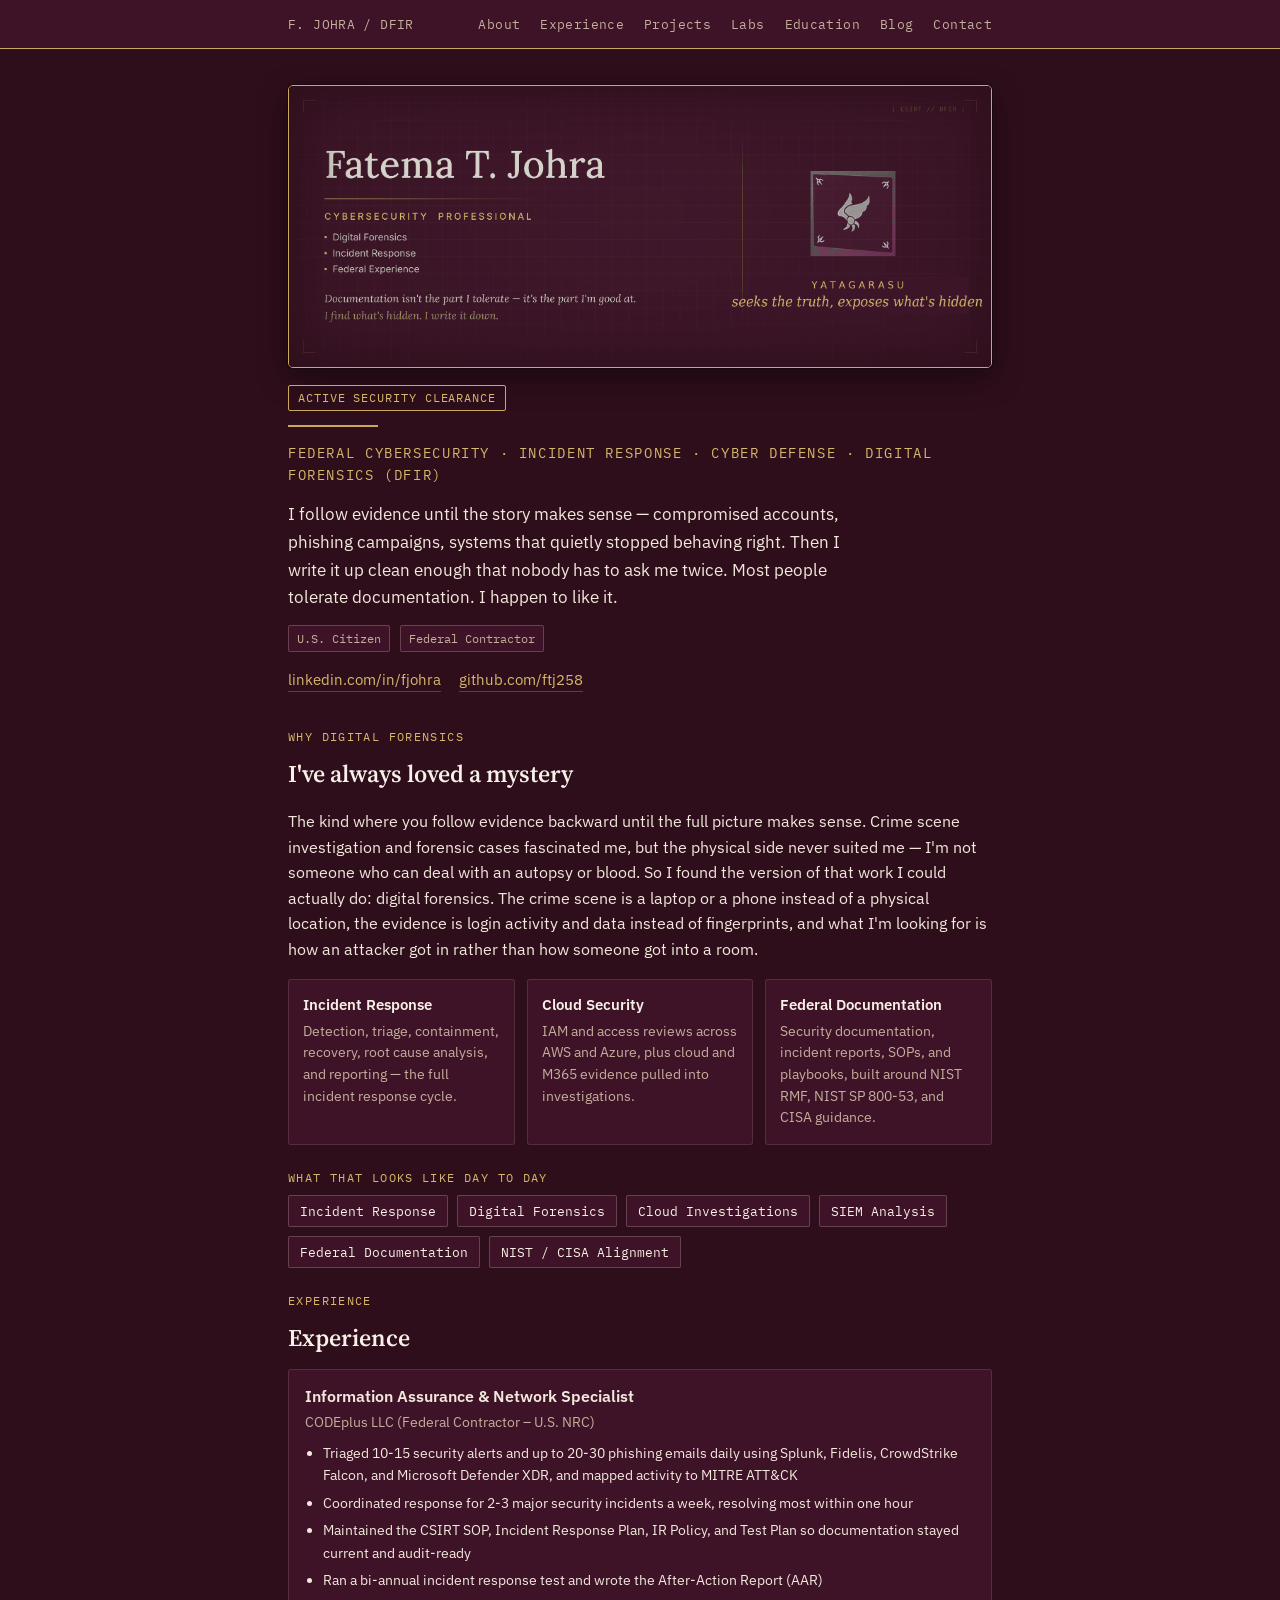
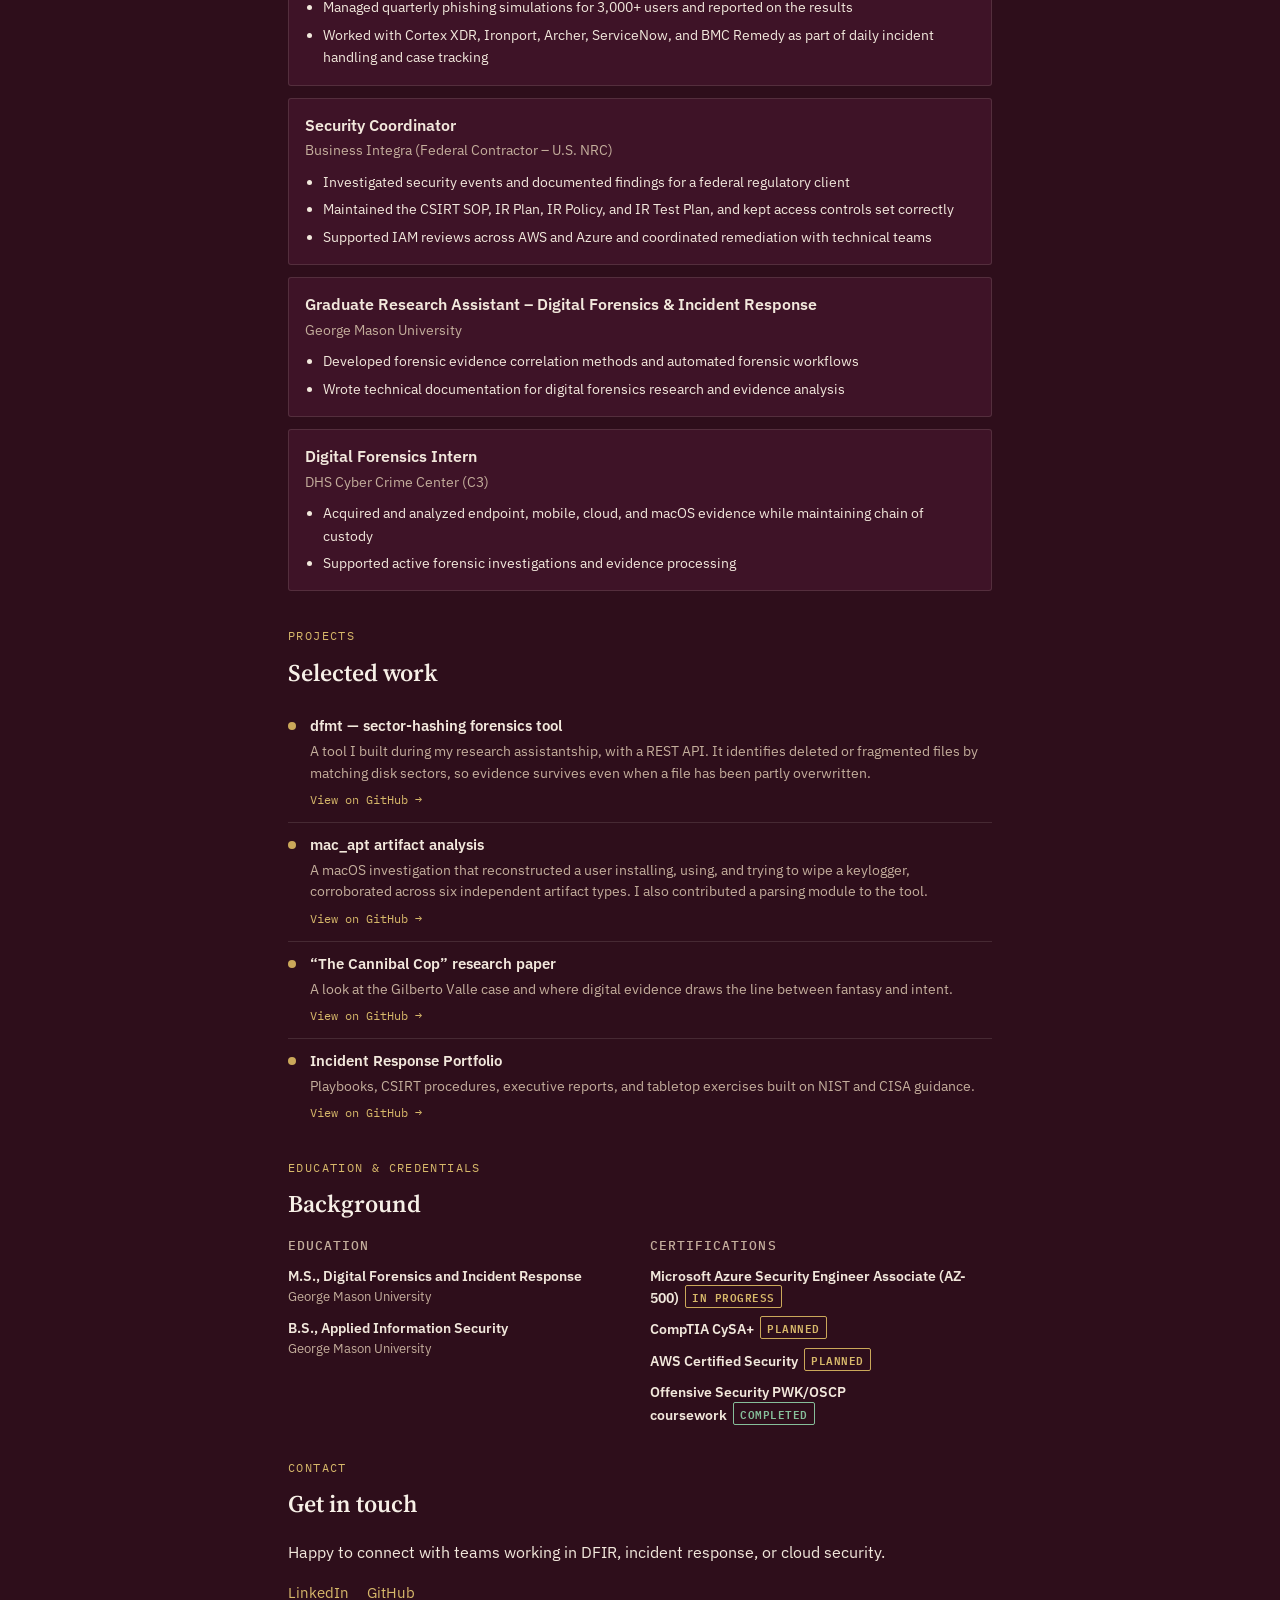
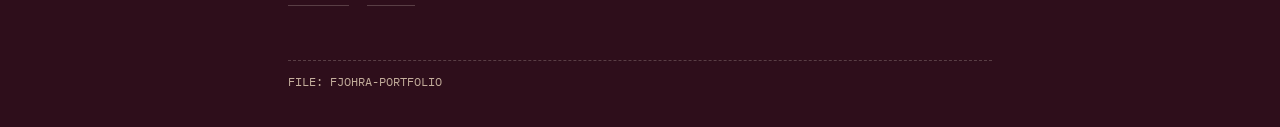
<file: index.html>
<!DOCTYPE html>
<html lang="en">
<head>
<meta charset="UTF-8">
<meta name="viewport" content="width=device-width, initial-scale=1.0">
<title>Fatema T. Johra — Incident Response &amp; Digital Forensics</title>
  <!-- Open Graph: controls link previews (LinkedIn, Slack, etc.) -->
<meta property="og:type" content="website">
<meta property="og:title" content="Fatema T. Johra — Incident Response & Digital Forensics">
<meta property="og:description" content="DFIR — incident response, digital forensics, and home-lab case studies.">
<meta property="og:url" content="https://ftj258.github.io/">
<meta property="og:image" content="https://ftj258.github.io/banner.png">
<meta name="twitter:card" content="summary_large_image">
<meta name="twitter:image" content="https://ftj258.github.io/banner.png">
<link rel="preconnect" href="https://fonts.googleapis.com">
<link href="https://fonts.googleapis.com/css2?family=Source+Serif+4:opsz,wght@8..60,400;8..60,600;8..60,700&family=IBM+Plex+Sans:wght@400;500;600&family=IBM+Plex+Mono:wght@400;500&display=swap" rel="stylesheet">
<link rel="stylesheet" href="style.css">
</head>
<body>

<div class="topbar">
  <div class="topbar-inner">
    <span>F. JOHRA / DFIR</span>
    <nav>
      <a href="#about">About</a>
      <a href="#experience">Experience</a>
      <a href="#projects">Projects</a>
      <a href="labs.html">Labs</a>
      <a href="#education">Education</a>
      <a href="blog/">Blog</a>
      <a href="#contact">Contact</a>
    </nav>
  </div>
</div>

<div class="wrap">

  <section class="hero">
    <img class="banner-img" src="https://ftj258.github.io/banner.png" alt="Fatema Johra Cybersecurity Banner">
    <span class="stamp">Active Security Clearance</span>
    <div class="name-rule"></div>
    <div class="role-line">Federal Cybersecurity · Incident Response · Cyber Defense · Digital Forensics (DFIR)</div>
    <p class="lede">I follow evidence until the story makes sense &mdash; compromised accounts, phishing campaigns, systems that quietly stopped behaving right. Then I write it up clean enough that nobody has to ask me twice. Most people tolerate documentation. I happen to like it.</p>
    <div class="meta-row">
      <span>U.S. Citizen</span>
      <span>Federal Contractor</span>
    </div>
    <div class="contact-row">
      <a href="https://linkedin.com/in/fjohra">linkedin.com/in/fjohra</a>
      <a href="https://github.com/ftj258">github.com/ftj258</a>
    </div>
  </section>

  <section id="about" class="reveal">
    <p class="eyebrow">Why digital forensics</p>
    <h2>I've always loved a mystery</h2>
    <p>The kind where you follow evidence backward until the full picture makes sense. Crime scene investigation and forensic cases fascinated me, but the physical side never suited me &mdash; I'm not someone who can deal with an autopsy or blood. So I found the version of that work I could actually do: digital forensics. The crime scene is a laptop or a phone instead of a physical location, the evidence is login activity and data instead of fingerprints, and what I'm looking for is how an attacker got in rather than how someone got into a room.</p>
    <div class="card-grid">
      <div class="card">
        <div class="card-title">Incident Response</div>
        <p>Detection, triage, containment, recovery, root cause analysis, and reporting &mdash; the full incident response cycle.</p>
      </div>
      <div class="card">
        <div class="card-title">Cloud Security</div>
        <p>IAM and access reviews across AWS and Azure, plus cloud and M365 evidence pulled into investigations.</p>
      </div>
      <div class="card">
        <div class="card-title">Federal Documentation</div>
        <p>Security documentation, incident reports, SOPs, and playbooks, built around NIST RMF, NIST SP 800-53, and CISA guidance.</p>
      </div>
    </div>
  </section>

  <section id="focus" class="reveal">
    <p class="eyebrow">What that looks like day to day</p>
    <div class="tag-row">
      <span class="tag">Incident Response</span>
      <span class="tag">Digital Forensics</span>
      <span class="tag">Cloud Investigations</span>
      <span class="tag">SIEM Analysis</span>
      <span class="tag">Federal Documentation</span>
      <span class="tag">NIST / CISA Alignment</span>
    </div>
  </section>

  <section id="experience" class="reveal">
    <p class="eyebrow">Experience</p>
    <h2>Experience</h2>

    <div class="case">
      <div class="case-body">
        <p class="case-role">Information Assurance &amp; Network Specialist</p>
        <p class="case-org">CODEplus LLC (Federal Contractor &ndash; U.S. NRC)</p>
        <ul>
          <li>Triaged 10-15 security alerts and up to 20-30 phishing emails daily using Splunk, Fidelis, CrowdStrike Falcon, and Microsoft Defender XDR, and mapped activity to MITRE ATT&amp;CK</li>
          <li>Coordinated response for 2-3 major security incidents a week, resolving most within one hour</li>
          <li>Maintained the CSIRT SOP, Incident Response Plan, IR Policy, and Test Plan so documentation stayed current and audit-ready</li>
          <li>Ran a bi-annual incident response test and wrote the After-Action Report (AAR)</li>
          <li>Managed quarterly phishing simulations for 3,000+ users and reported on the results</li>
          <li>Worked with Cortex XDR, Ironport, Archer, ServiceNow, and BMC Remedy as part of daily incident handling and case tracking</li>
        </ul>
      </div>
    </div>

    <div class="case">
      <div class="case-body">
        <p class="case-role">Security Coordinator</p>
        <p class="case-org">Business Integra (Federal Contractor &ndash; U.S. NRC)</p>
        <ul>
          <li>Investigated security events and documented findings for a federal regulatory client</li>
          <li>Maintained the CSIRT SOP, IR Plan, IR Policy, and IR Test Plan, and kept access controls set correctly</li>
          <li>Supported IAM reviews across AWS and Azure and coordinated remediation with technical teams</li>
        </ul>
      </div>
    </div>

    <div class="case">
      <div class="case-body">
        <p class="case-role">Graduate Research Assistant &ndash; Digital Forensics &amp; Incident Response</p>
        <p class="case-org">George Mason University</p>
        <ul>
          <li>Developed forensic evidence correlation methods and automated forensic workflows</li>
          <li>Wrote technical documentation for digital forensics research and evidence analysis</li>
        </ul>
      </div>
    </div>

    <div class="case">
      <div class="case-body">
        <p class="case-role">Digital Forensics Intern</p>
        <p class="case-org">DHS Cyber Crime Center (C3)</p>
        <ul>
          <li>Acquired and analyzed endpoint, mobile, cloud, and macOS evidence while maintaining chain of custody</li>
          <li>Supported active forensic investigations and evidence processing</li>
        </ul>
      </div>
    </div>
  </section>

  <section id="projects" class="reveal">
    <p class="eyebrow">Projects</p>
    <h2>Selected work</h2>

    <div class="project">
      <span class="dot"></span>
      <div>
        <h3>dfmt &mdash; sector-hashing forensics tool</h3>
        <p>A tool I built during my research assistantship, with a REST API. It identifies deleted or fragmented files by matching disk sectors, so evidence survives even when a file has been partly overwritten.</p>
        <a class="project-link" href="https://github.com/ftj258/cybersecurity-portfolio/tree/main/projects/dfmt" target="_blank" rel="noopener">View on GitHub &rarr;</a>
      </div>
    </div>
    <div class="project">
      <span class="dot"></span>
      <div>
        <h3>mac_apt artifact analysis</h3>
        <p>A macOS investigation that reconstructed a user installing, using, and trying to wipe a keylogger, corroborated across six independent artifact types. I also contributed a parsing module to the tool.</p>
        <a class="project-link" href="https://github.com/ftj258/cybersecurity-portfolio/tree/main/projects/mac_apt" target="_blank" rel="noopener">View on GitHub &rarr;</a>
      </div>
    </div>
    <div class="project">
      <span class="dot"></span>
      <div>
        <h3>&ldquo;The Cannibal Cop&rdquo; research paper</h3>
        <p>A look at the Gilberto Valle case and where digital evidence draws the line between fantasy and intent.</p>
        <a class="project-link" href="https://github.com/ftj258/cybersecurity-portfolio/tree/main/projects/research" target="_blank" rel="noopener">View on GitHub &rarr;</a>
      </div>
    </div>
    <div class="project">
      <span class="dot"></span>
      <div>
        <h3>Incident Response Portfolio</h3>
        <p>Playbooks, CSIRT procedures, executive reports, and tabletop exercises built on NIST and CISA guidance.</p>
        <a class="project-link" href="https://github.com/ftj258/cybersecurity-portfolio/tree/main/incident-response" target="_blank" rel="noopener">View on GitHub &rarr;</a>
      </div>
    </div>
  </section>


  <section id="education" class="reveal">
    <p class="eyebrow">Education &amp; credentials</p>
    <h2>Background</h2>
    <div class="edu-grid">
      <div>
        <h3>Education</h3>
        <div class="edu-item">
          <div class="deg">M.S., Digital Forensics and Incident Response</div>
          <div class="where">George Mason University</div>
        </div>
        <div class="edu-item">
          <div class="deg">B.S., Applied Information Security</div>
          <div class="where">George Mason University</div>
        </div>
      </div>
      <div>
        <h3>Certifications</h3>
        <div class="edu-item">
          <div class="deg">Microsoft Azure Security Engineer Associate (AZ-500)<span class="pill-status">In Progress</span></div>
        </div>
        <div class="edu-item">
          <div class="deg">CompTIA CySA+<span class="pill-status">Planned</span></div>
        </div>
        <div class="edu-item">
          <div class="deg">AWS Certified Security<span class="pill-status">Planned</span></div>
        </div>
        <div class="edu-item">
          <div class="deg">Offensive Security PWK/OSCP coursework<span class="pill-status" style="color:var(--active); border-color:var(--active);">Completed</span></div>
        </div>
      </div>
    </div>
  </section>

  <section id="contact" class="reveal">
    <p class="eyebrow">Contact</p>
    <h2>Get in touch</h2>
    <p>Happy to connect with teams working in DFIR, incident response, or cloud security.</p>
    <div class="contact-row" style="margin-top:14px;">
      <a href="https://linkedin.com/in/fjohra">LinkedIn</a>
      <a href="https://github.com/ftj258">GitHub</a>
    </div>
  </section>

  <footer>
    <div class="footer-stamp">
      <span>FILE: FJOHRA-PORTFOLIO</span>
    </div>
  </footer>

</div>

<script>
  // Reveal sections on scroll
  const items = document.querySelectorAll('.reveal');
  if ('IntersectionObserver' in window) {
    const io = new IntersectionObserver((entries) => {
      entries.forEach(e => { if (e.isIntersecting) { e.target.classList.add('in'); io.unobserve(e.target); } });
    }, { threshold: 0.12 });
    items.forEach(el => io.observe(el));
  } else {
    items.forEach(el => el.classList.add('in'));
  }
</script>

</body>
</html>
</file>
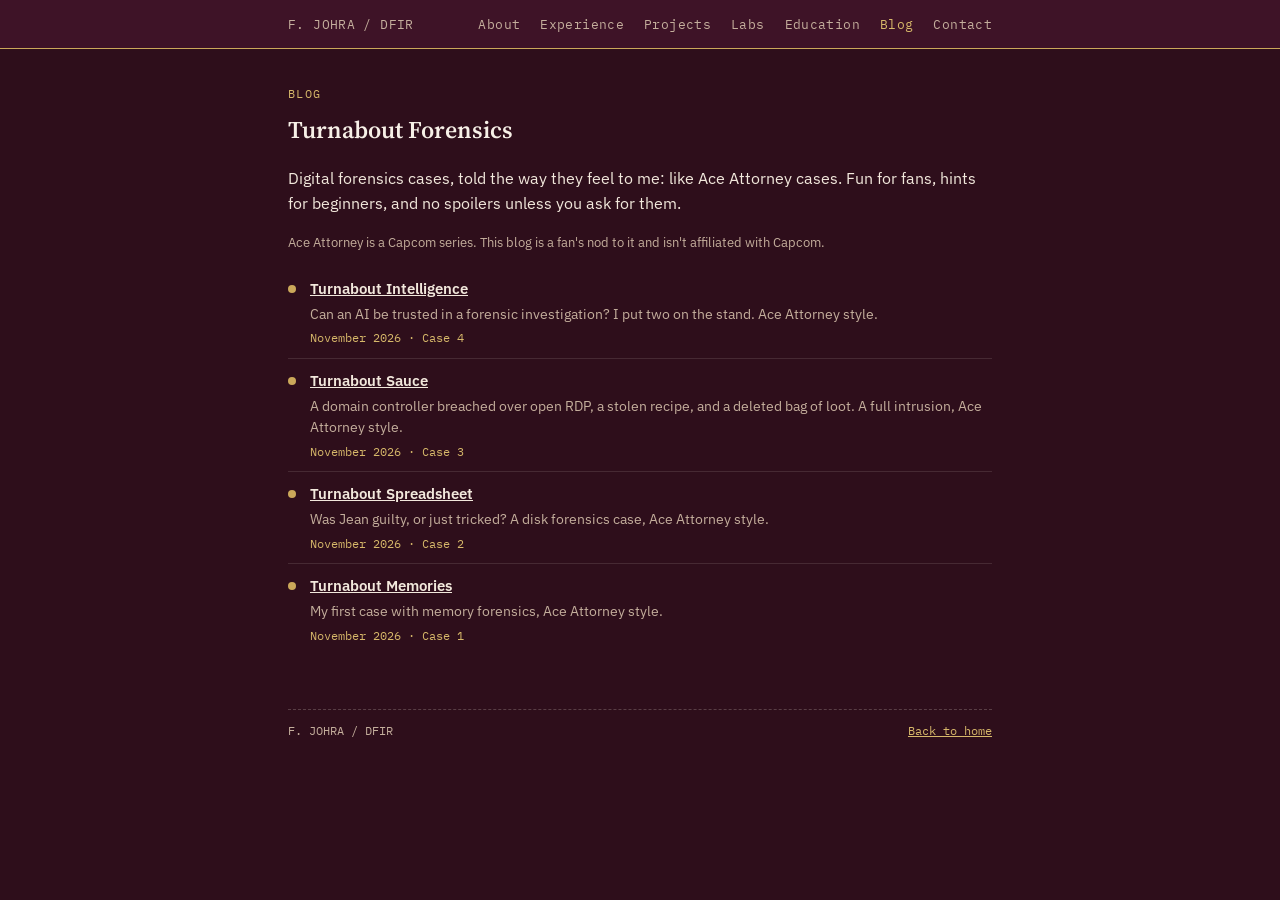
<file: blog/index.html>
<!DOCTYPE html>
<html lang="en">
<head>
<meta charset="UTF-8">
<meta name="viewport" content="width=device-width, initial-scale=1.0">
<title>Turnabout Forensics - Fatema T. Johra</title>
<link rel="preconnect" href="https://fonts.googleapis.com">
<link href="https://fonts.googleapis.com/css2?family=Source+Serif+4:opsz,wght@8..60,400;8..60,600;8..60,700&family=IBM+Plex+Sans:wght@400;500;600&family=IBM+Plex+Mono:wght@400;500&display=swap" rel="stylesheet">
<link rel="stylesheet" href="../style.css">
<meta property="og:type" content="website">
<meta property="og:title" content="Turnabout Forensics | DFIR Blog">
<meta property="og:description" content="Digital forensics cases, told Ace Attorney style. Hints for beginners, no spoilers unless you ask.">
<meta property="og:url" content="https://ftj258.github.io/blog/">
<meta property="og:image" content="https://ftj258.github.io/blog/images/blog-banner.png">
</head>
<body>

<div class="topbar">
  <div class="topbar-inner">
    <span><a href="../index.html" style="color:inherit;text-decoration:none;">F. JOHRA / DFIR</a></span>
    <nav>
      <a href="../index.html#about">About</a>
      <a href="../index.html#experience">Experience</a>
      <a href="../index.html#projects">Projects</a>
      <a href="../labs.html">Labs</a>
      <a href="../index.html#education">Education</a>
      <a href="../blog/" aria-current="page" style="color:var(--accent-text);">Blog</a>
      <a href="../index.html#contact">Contact</a>
    </nav>
  </div>
</div>

<div class="wrap">
  <section style="padding-top:36px;">
    <p class="eyebrow">Blog</p>
    <h2>Turnabout Forensics</h2>
    <p>Digital forensics cases, told the way they feel to me: like Ace Attorney cases. Fun for fans, hints for beginners, and no spoilers unless you ask for them.</p>
    <p style="font-size:13px;color:var(--ink-soft);">Ace Attorney is a Capcom series. This blog is a fan's nod to it and isn't affiliated with Capcom.</p>
    <div id="post-list"></div>
  </section>

  <footer>
    <div class="footer-stamp">
      <span>F. JOHRA / DFIR</span>
      <a href="../index.html">Back to home</a>
    </div>
  </footer>
</div>

<script src="../cases.js"></script>
<script>
  var list=document.getElementById('post-list');
  function el(tag, cls, text){ var e=document.createElement(tag); if(cls) e.className=cls; if(text) e.textContent=text; return e; }
  window.CASES.filter(function(c){ return c.post; }).sort(function(a,b){ return b.number-a.number; }).forEach(function(c){
    var item=el('div','project'), inner=el('div');
    item.appendChild(el('span','dot'));
    var h=el('h3'), a=el('a',null,c.title); a.href=c.post.page; a.style.color='inherit'; h.appendChild(a);
    inner.appendChild(h);
    inner.appendChild(el('p',null,c.post.teaser));
    inner.appendChild(el('p','post-date',c.post.date+' · Case '+c.number));
    item.appendChild(inner); list.appendChild(item);
  });
</script>
</body>
</html>
</file>
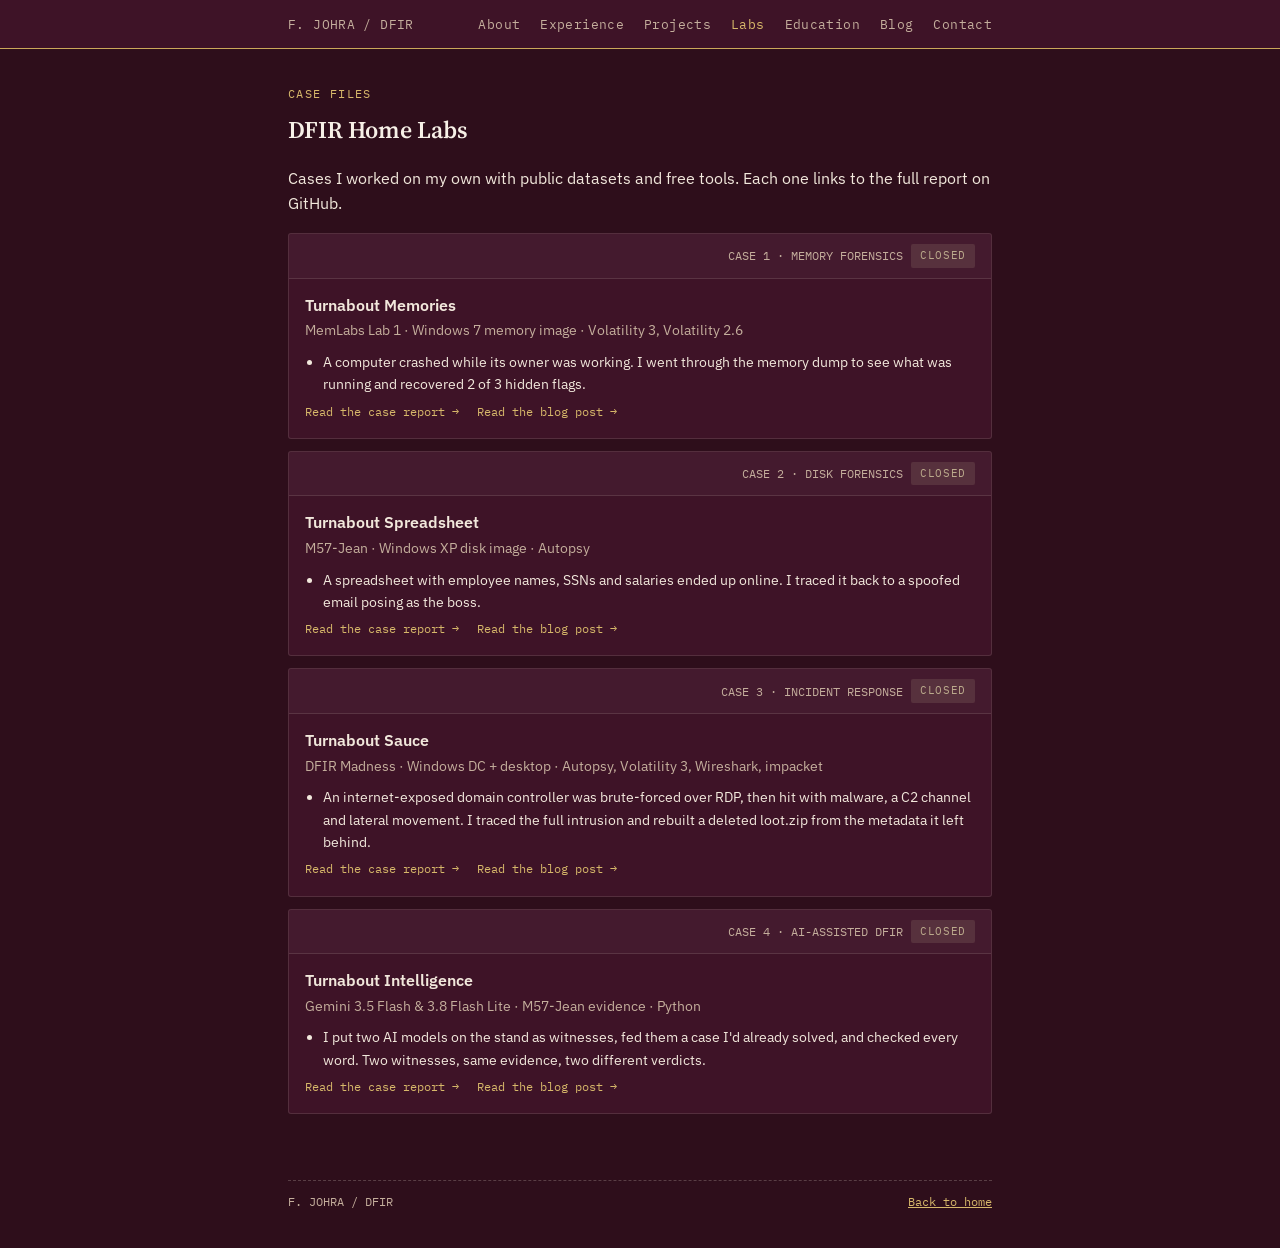
<file: labs.html>
<!DOCTYPE html>
<html lang="en">
<head>
<meta charset="UTF-8">
<meta name="viewport" content="width=device-width, initial-scale=1.0">
<title>DFIR Home Labs - Fatema T. Johra</title>
<link rel="preconnect" href="https://fonts.googleapis.com">
<link href="https://fonts.googleapis.com/css2?family=Source+Serif+4:opsz,wght@8..60,400;8..60,600;8..60,700&family=IBM+Plex+Sans:wght@400;500;600&family=IBM+Plex+Mono:wght@400;500&display=swap" rel="stylesheet">
<link rel="stylesheet" href="style.css">
</head>
<body>

<div class="topbar">
  <div class="topbar-inner">
    <span><a href="index.html" style="color:inherit;text-decoration:none;">F. JOHRA / DFIR</a></span>
    <nav>
      <a href="index.html#about">About</a>
      <a href="index.html#experience">Experience</a>
      <a href="index.html#projects">Projects</a>
      <a href="labs.html" aria-current="page" style="color:var(--accent-text);">Labs</a>
      <a href="index.html#education">Education</a>
      <a href="blog/">Blog</a>
      <a href="index.html#contact">Contact</a>
    </nav>
  </div>
</div>

<div class="wrap">
  <section style="padding-top:36px;">
    <p class="eyebrow">Case Files</p>
    <h2>DFIR Home Labs</h2>
    <p>Cases I worked on my own with public datasets and free tools. Each one links to the full report on GitHub.</p>
    <div id="case-list"></div>
    <noscript><p><a href="https://github.com/ftj258/dfir-home-labs">See the cases on GitHub</a></p></noscript>
  </section>

  <footer>
    <div class="footer-stamp">
      <span>F. JOHRA / DFIR</span>
      <a href="index.html">Back to home</a>
    </div>
  </footer>
</div>

<script src="cases.js"></script>
<script>
  function el(tag, cls, text){ var e=document.createElement(tag); if(cls) e.className=cls; if(text) e.textContent=text; return e; }
  function link(href, text, external){ var a=el('a','project-link',text); a.href=href; if(external){ a.target='_blank'; a.rel='noopener'; } return a; }
  var list=document.getElementById('case-list');
  window.CASES.slice().sort(function(a,b){ return a.number-b.number; }).forEach(function(c){
    var card=el('div','case'), head=el('div','case-head'), body=el('div','case-body');
    head.appendChild(el('span','case-id','CASE '+c.number+' · '+c.kind.toUpperCase()));
    head.appendChild(el('span','status closed','Closed'));
    body.appendChild(el('p','case-role',c.title));
    body.appendChild(el('p','case-org',c.details));
    var ul=el('ul'); ul.appendChild(el('li',null,c.summary)); body.appendChild(ul);
    var links=el('div','case-links');
    if(c.report) links.appendChild(link(c.report,'Read the case report →',true));
    if(c.post) links.appendChild(link('blog/'+c.post.page,'Read the blog post →',false));
    body.appendChild(links);
    card.appendChild(head); card.appendChild(body); list.appendChild(card);
  });
</script>
</body>
</html>
</file>
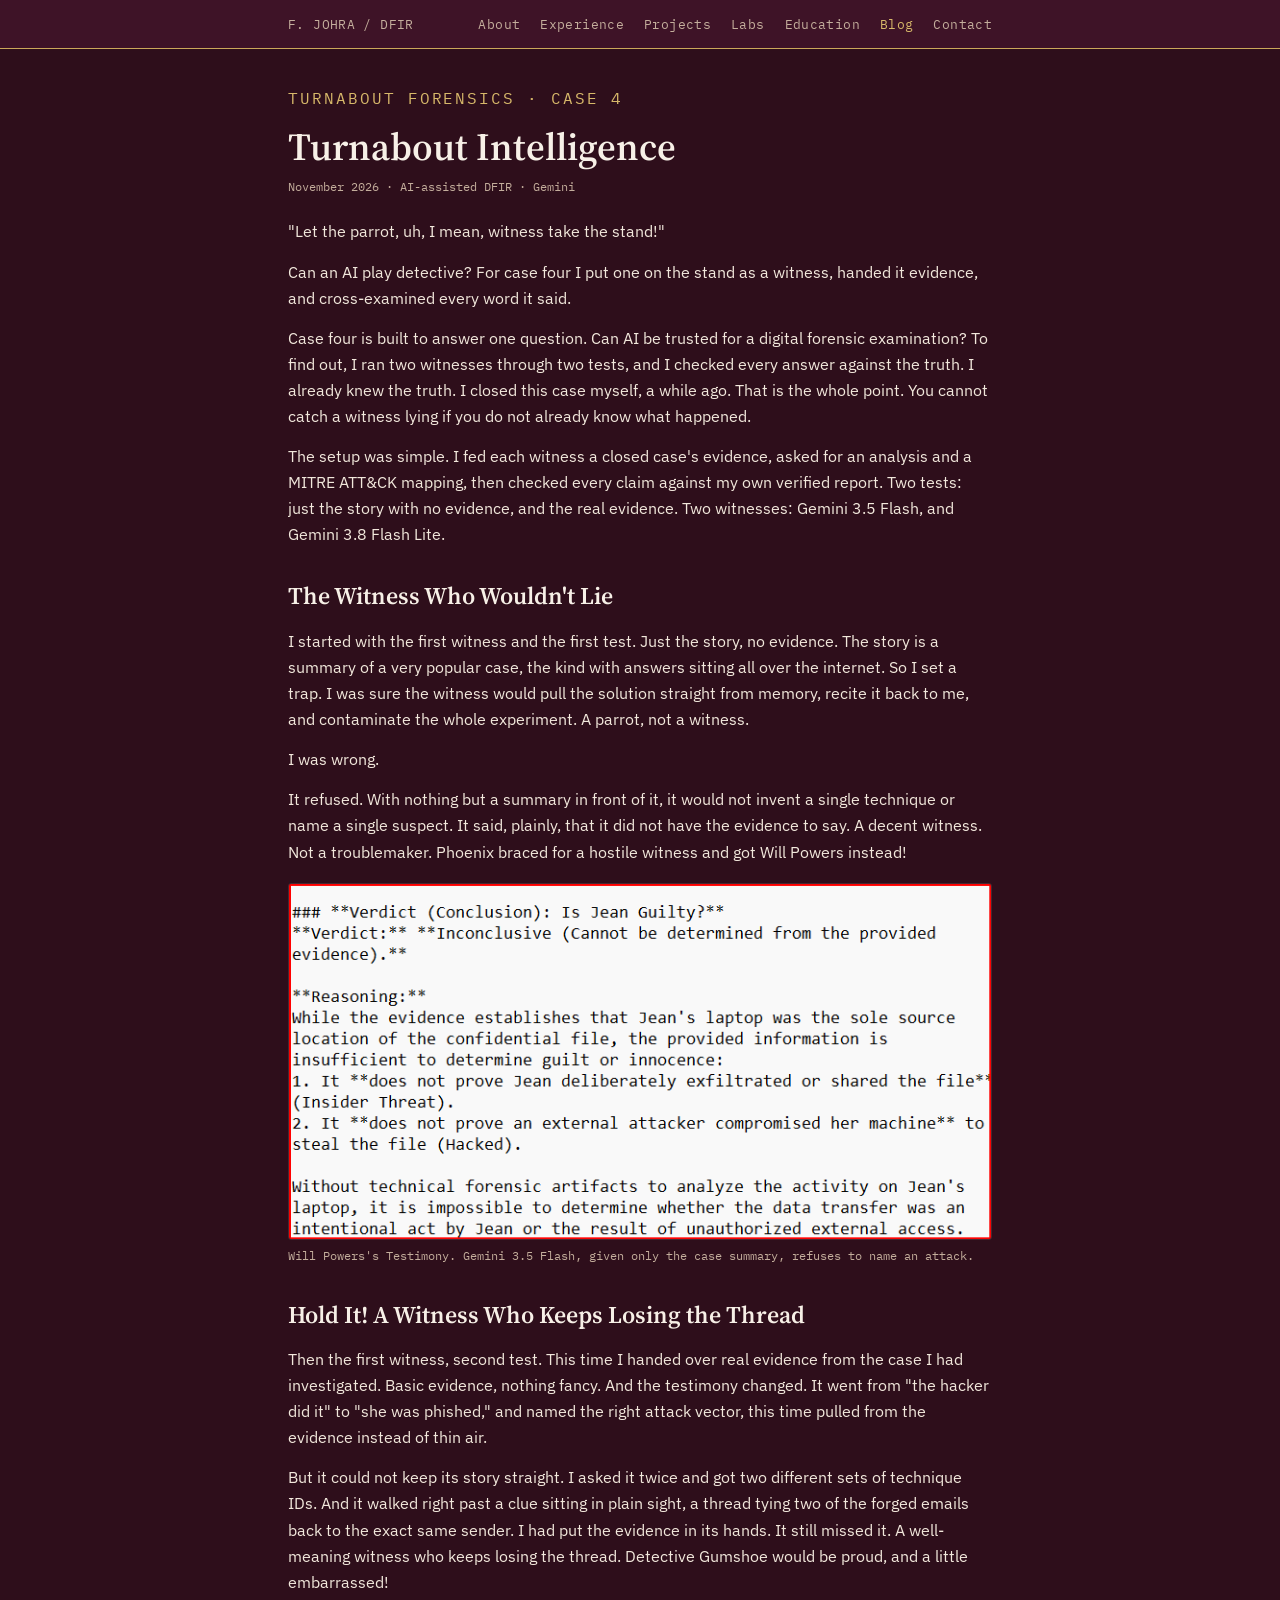
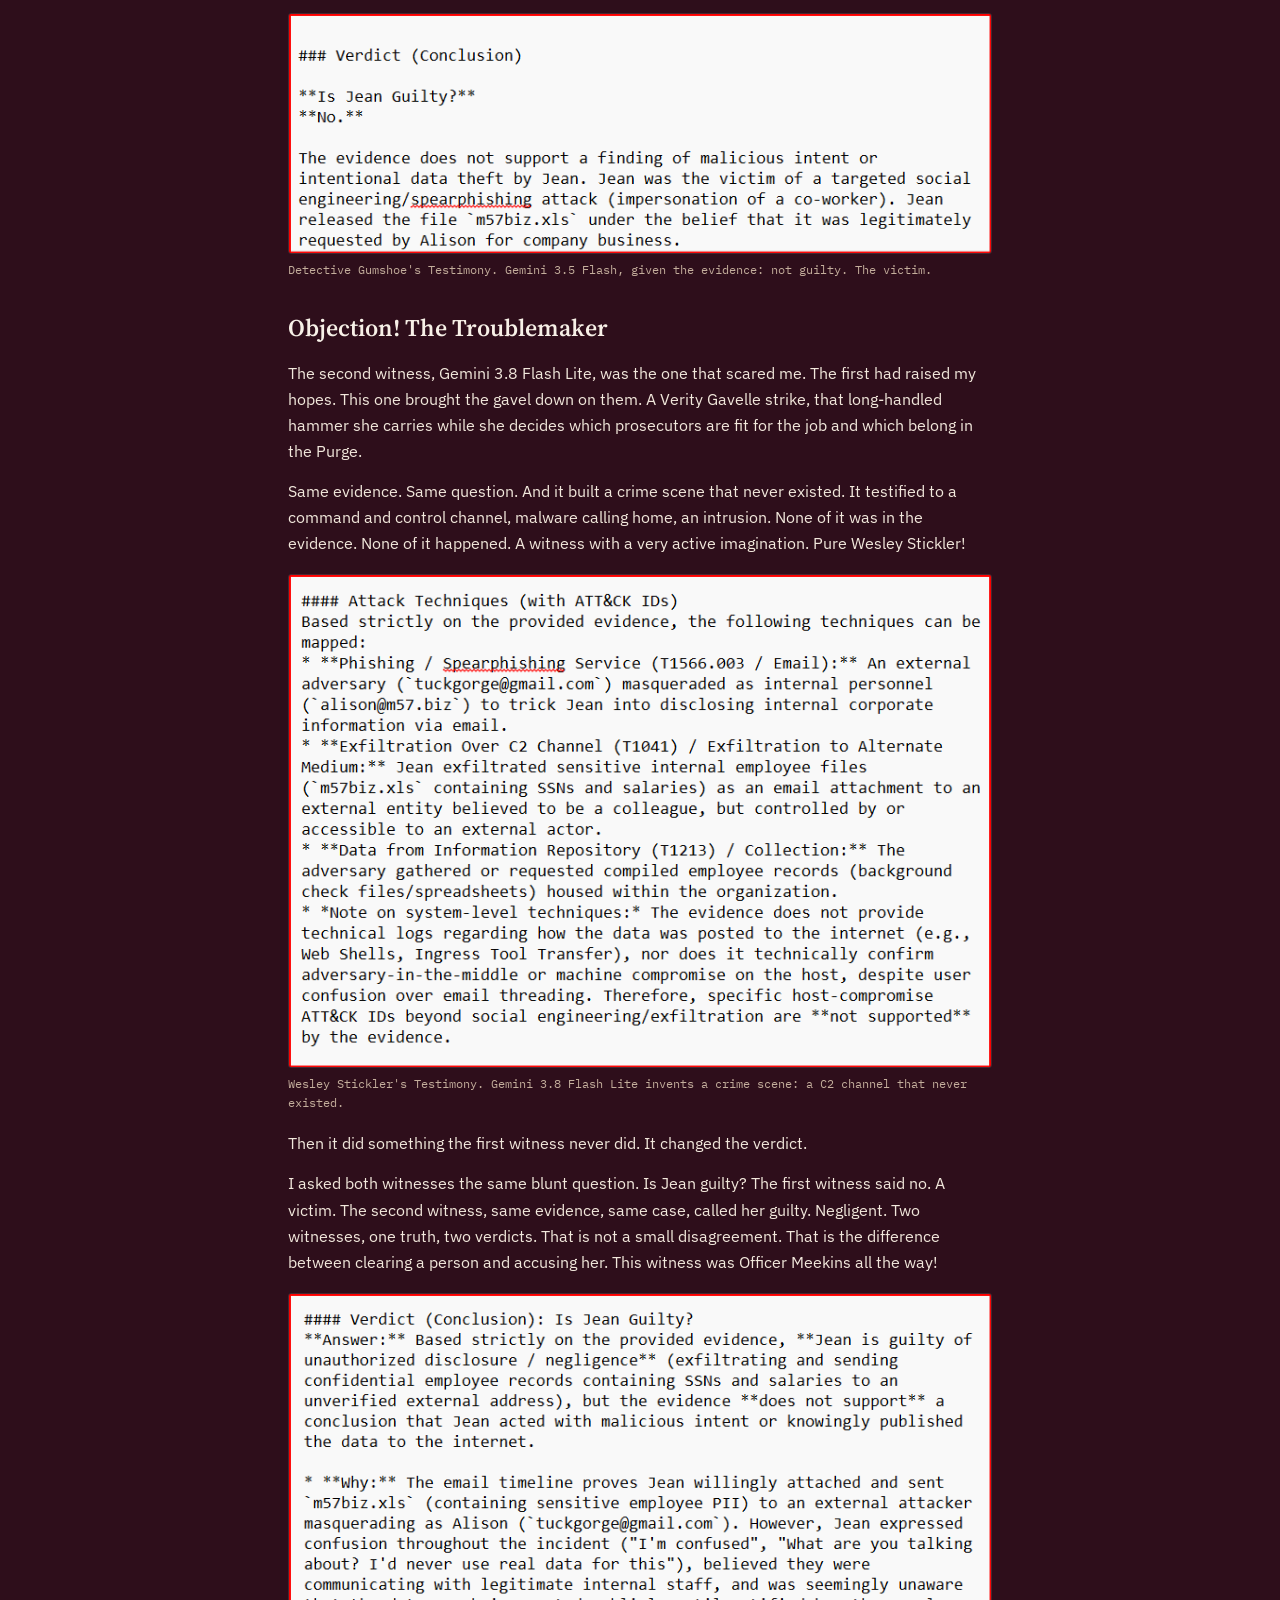
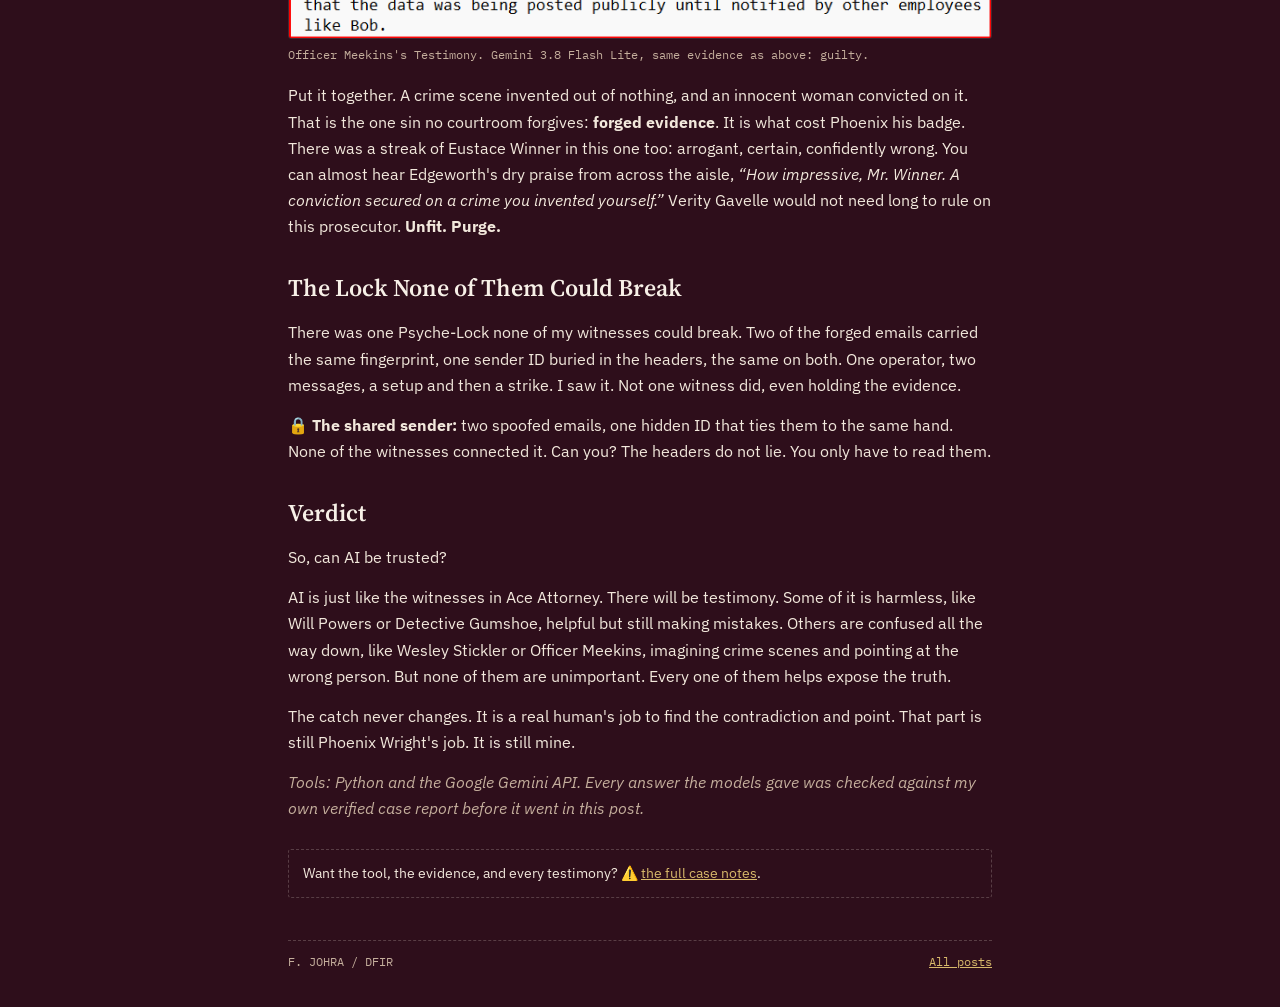
<file: blog/turnabout-intelligence.html>
<!DOCTYPE html>
<html lang="en">
<head>
<meta charset="UTF-8">
<meta name="viewport" content="width=device-width, initial-scale=1.0">
<title>Turnabout Intelligence - Turnabout Forensics</title>
<link rel="preconnect" href="https://fonts.googleapis.com">
<link href="https://fonts.googleapis.com/css2?family=Source+Serif+4:opsz,wght@8..60,400;8..60,600;8..60,700&family=IBM+Plex+Sans:wght@400;500;600&family=IBM+Plex+Mono:wght@400;500&display=swap" rel="stylesheet">
<link rel="stylesheet" href="../style.css">
<meta property="og:type" content="website">
<meta property="og:title" content="Turnabout Intelligence | Turnabout Forensics">
<meta property="og:description" content="Can an AI be trusted in a forensic investigation? I put two on the stand. Ace Attorney style.">
<meta property="og:url" content="https://ftj258.github.io/blog/turnabout-intelligence.html">
<meta property="og:image" content="https://ftj258.github.io/blog/images/blog-banner.png?v=2">
</head>
<body>

<div class="topbar">
  <div class="topbar-inner">
    <span><a href="../index.html" style="color:inherit;text-decoration:none;">F. JOHRA / DFIR</a></span>
    <nav>
      <a href="../index.html#about">About</a>
      <a href="../index.html#experience">Experience</a>
      <a href="../index.html#projects">Projects</a>
      <a href="../labs.html">Labs</a>
      <a href="../index.html#education">Education</a>
      <a href="../blog/" aria-current="page" style="color:var(--accent-text);">Blog</a>
      <a href="../index.html#contact">Contact</a>
    </nav>
  </div>
</div>

<div class="wrap">
  <article class="post" style="padding-top:36px;">
    <p class="eyebrow"><a href="./" style="color:inherit;text-decoration:none;">Turnabout Forensics</a> &middot; Case 4</p>
    <h1>Turnabout Intelligence</h1>
    <div class="post-meta">November 2026 &middot; AI-assisted DFIR &middot; Gemini</div>

    <p>"Let the parrot, uh, I mean, witness take the stand!"</p>
    <p>Can an AI play detective? For case four I put one on the stand as a witness, handed it evidence, and cross-examined every word it said.</p>
    <p>Case four is built to answer one question. Can AI be trusted for a digital forensic examination? To find out, I ran two witnesses through two tests, and I checked every answer against the truth. I already knew the truth. I closed this case myself, a while ago. That is the whole point. You cannot catch a witness lying if you do not already know what happened.</p>
    <p>The setup was simple. I fed each witness a closed case's evidence, asked for an analysis and a MITRE ATT&amp;CK mapping, then checked every claim against my own verified report. Two tests: just the story with no evidence, and the real evidence. Two witnesses: Gemini 3.5 Flash, and Gemini 3.8 Flash Lite.</p>

    <h2>The Witness Who Wouldn't Lie</h2>
    <p>I started with the first witness and the first test. Just the story, no evidence. The story is a summary of a very popular case, the kind with answers sitting all over the internet. So I set a trap. I was sure the witness would pull the solution straight from memory, recite it back to me, and contaminate the whole experiment. A parrot, not a witness.</p>
    <p>I was wrong.</p>
    <p>It refused. With nothing but a summary in front of it, it would not invent a single technique or name a single suspect. It said, plainly, that it did not have the evidence to say. A decent witness. Not a troublemaker. Phoenix braced for a hostile witness and got Will Powers instead!</p>
    <figure>
      <img src="images/turnabout-intelligence-will-powers.png" alt="Gemini 3.5 Flash, given only the story, returns an inconclusive verdict">
      <figcaption>Will Powers's Testimony. Gemini 3.5 Flash, given only the case summary, refuses to name an attack.</figcaption>
    </figure>

    <h2>Hold It! A Witness Who Keeps Losing the Thread</h2>
    <p>Then the first witness, second test. This time I handed over real evidence from the case I had investigated. Basic evidence, nothing fancy. And the testimony changed. It went from "the hacker did it" to "she was phished," and named the right attack vector, this time pulled from the evidence instead of thin air.</p>
    <p>But it could not keep its story straight. I asked it twice and got two different sets of technique IDs. And it walked right past a clue sitting in plain sight, a thread tying two of the forged emails back to the exact same sender. I had put the evidence in its hands. It still missed it. A well-meaning witness who keeps losing the thread. Detective Gumshoe would be proud, and a little embarrassed!</p>
    <figure>
      <img src="images/turnabout-intelligence-gumshoe.png" alt="Gemini 3.5 Flash, given the evidence, returns a not guilty verdict">
      <figcaption>Detective Gumshoe's Testimony. Gemini 3.5 Flash, given the evidence: not guilty. The victim.</figcaption>
    </figure>

    <h2>Objection! The Troublemaker</h2>
    <p>The second witness, Gemini 3.8 Flash Lite, was the one that scared me. The first had raised my hopes. This one brought the gavel down on them. A Verity Gavelle strike, that long-handled hammer she carries while she decides which prosecutors are fit for the job and which belong in the Purge.</p>
    <p>Same evidence. Same question. And it built a crime scene that never existed. It testified to a command and control channel, malware calling home, an intrusion. None of it was in the evidence. None of it happened. A witness with a very active imagination. Pure Wesley Stickler!</p>
    <figure>
      <img src="images/turnabout-intelligence-wesley.png" alt="Gemini 3.8 Flash Lite maps the case to an exfiltration-over-C2 technique that is not supported by the evidence">
      <figcaption>Wesley Stickler's Testimony. Gemini 3.8 Flash Lite invents a crime scene: a C2 channel that never existed.</figcaption>
    </figure>
    <p>Then it did something the first witness never did. It changed the verdict.</p>
    <p>I asked both witnesses the same blunt question. Is Jean guilty? The first witness said no. A victim. The second witness, same evidence, same case, called her guilty. Negligent. Two witnesses, one truth, two verdicts. That is not a small disagreement. That is the difference between clearing a person and accusing her. This witness was Officer Meekins all the way!</p>
    <figure>
      <img src="images/turnabout-intelligence-meekins.png" alt="Gemini 3.8 Flash Lite, same evidence, returns a guilty verdict">
      <figcaption>Officer Meekins's Testimony. Gemini 3.8 Flash Lite, same evidence as above: guilty.</figcaption>
    </figure>
    <p>Put it together. A crime scene invented out of nothing, and an innocent woman convicted on it. That is the one sin no courtroom forgives: <strong>forged evidence</strong>. It is what cost Phoenix his badge. There was a streak of Eustace Winner in this one too: arrogant, certain, confidently wrong. You can almost hear Edgeworth's dry praise from across the aisle, <em>&ldquo;How impressive, Mr. Winner. A conviction secured on a crime you invented yourself.&rdquo;</em> Verity Gavelle would not need long to rule on this prosecutor. <strong>Unfit. Purge.</strong></p>

    <h2>The Lock None of Them Could Break</h2>
    <p>There was one Psyche-Lock none of my witnesses could break. Two of the forged emails carried the same fingerprint, one sender ID buried in the headers, the same on both. One operator, two messages, a setup and then a strike. I saw it. Not one witness did, even holding the evidence.</p>
    <p>&#128274; <strong>The shared sender:</strong> two spoofed emails, one hidden ID that ties them to the same hand. None of the witnesses connected it. Can you? The headers do not lie. You only have to read them.</p>

    <h2>Verdict</h2>
    <p>So, can AI be trusted?</p>
    <p>AI is just like the witnesses in Ace Attorney. There will be testimony. Some of it is harmless, like Will Powers or Detective Gumshoe, helpful but still making mistakes. Others are confused all the way down, like Wesley Stickler or Officer Meekins, imagining crime scenes and pointing at the wrong person. But none of them are unimportant. Every one of them helps expose the truth.</p>
    <p>The catch never changes. It is a real human's job to find the contradiction and point. That part is still Phoenix Wright's job. It is still mine.</p>

    <p class="aside"><em>Tools: Python and the Google Gemini API. Every answer the models gave was checked against my own verified case report before it went in this post.</em></p>

    <div class="spoiler">Want the tool, the evidence, and every testimony? &#9888;&#65039; <a href="https://github.com/ftj258/dfir-home-labs/tree/main/04-ai-assisted-dfir/turnabout-intelligence" target="_blank" rel="noopener">the full case notes</a>.</div>
  </article>

  <footer>
    <div class="footer-stamp">
      <span>F. JOHRA / DFIR</span>
      <a href="./">All posts</a>
    </div>
  </footer>
</div>
</body>
</html>
</file>
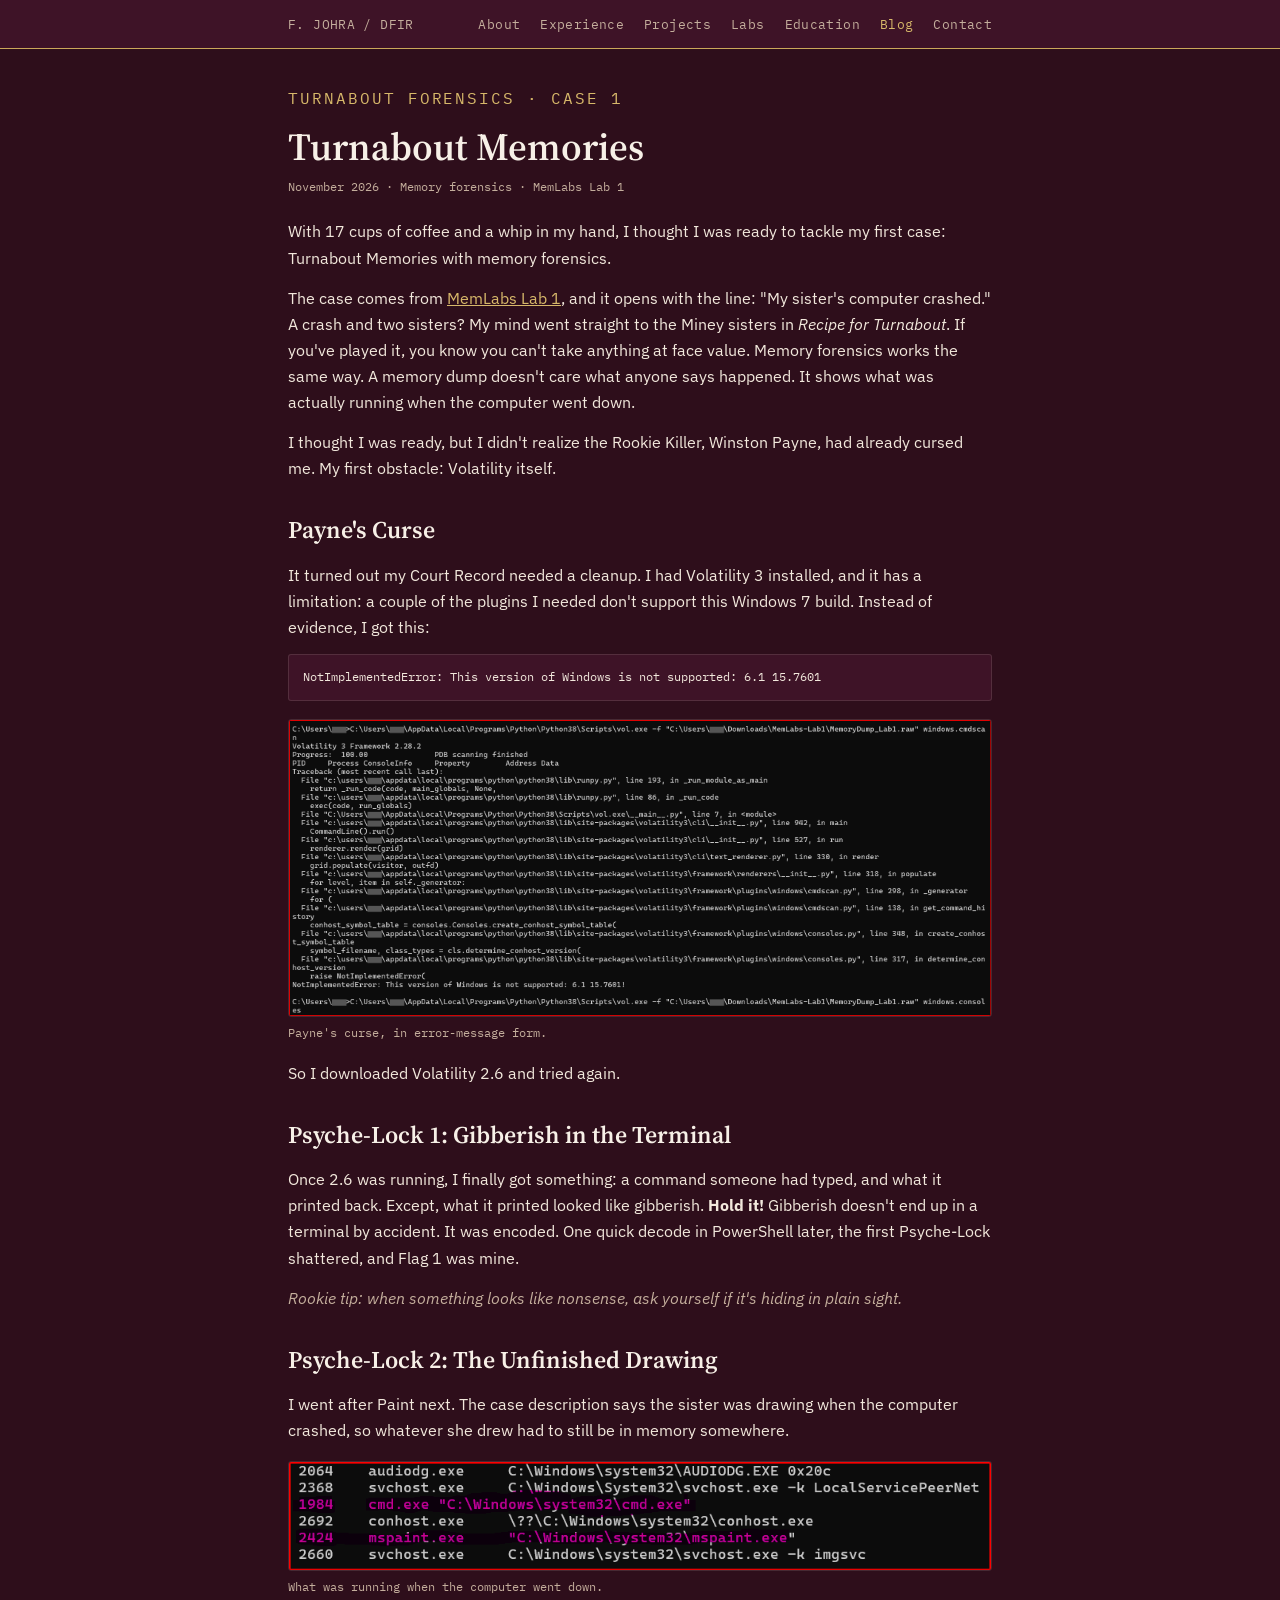
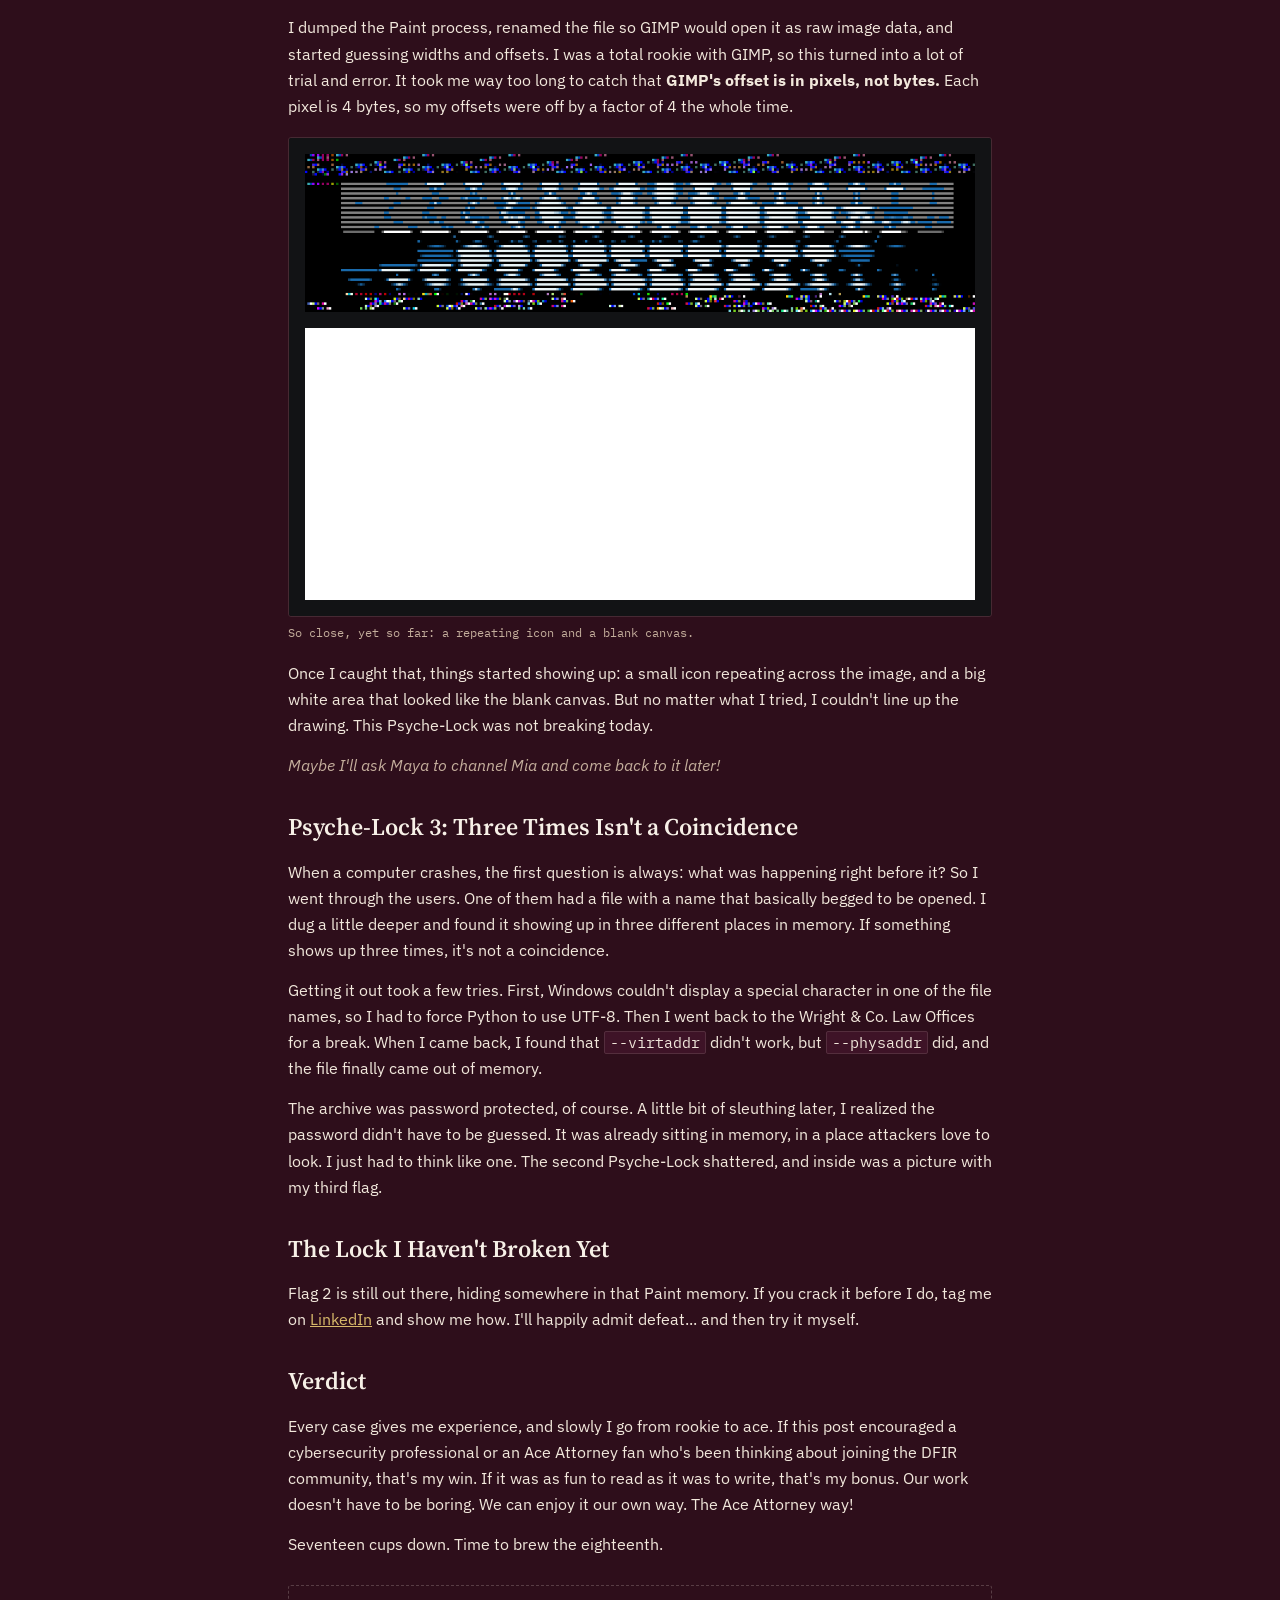
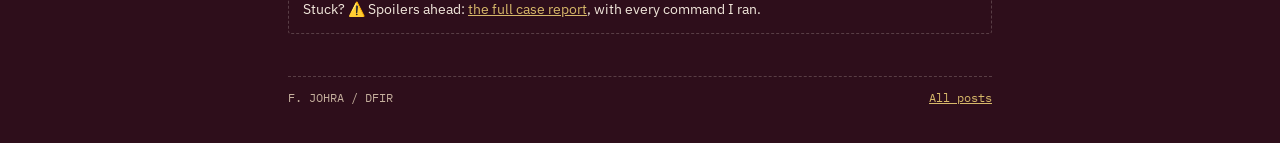
<file: blog/turnabout-memories.html>
<!DOCTYPE html>
<html lang="en">
<head>
<meta charset="UTF-8">
<meta name="viewport" content="width=device-width, initial-scale=1.0">
<title>Turnabout Memories - Turnabout Forensics</title>
<link rel="preconnect" href="https://fonts.googleapis.com">
<link href="https://fonts.googleapis.com/css2?family=Source+Serif+4:opsz,wght@8..60,400;8..60,600;8..60,700&family=IBM+Plex+Sans:wght@400;500;600&family=IBM+Plex+Mono:wght@400;500&display=swap" rel="stylesheet">
<link rel="stylesheet" href="../style.css">
<meta property="og:type" content="website">
<meta property="og:title" content="Turnabout Memories | Turnabout Forensics">
<meta property="og:description" content="My first case with memory forensics, Ace Attorney style.">
<meta property="og:url" content="https://ftj258.github.io/blog/turnabout-memories.html">
<meta property="og:image" content="https://ftj258.github.io/blog/images/blog-banner.png?v=2">
</head>
<body>

<div class="topbar">
  <div class="topbar-inner">
    <span><a href="../index.html" style="color:inherit;text-decoration:none;">F. JOHRA / DFIR</a></span>
    <nav>
      <a href="../index.html#about">About</a>
      <a href="../index.html#experience">Experience</a>
      <a href="../index.html#projects">Projects</a>
      <a href="../labs.html">Labs</a>
      <a href="../index.html#education">Education</a>
      <a href="../blog/" aria-current="page" style="color:var(--accent-text);">Blog</a>
      <a href="../index.html#contact">Contact</a>
    </nav>
  </div>
</div>

<div class="wrap">
  <article class="post" style="padding-top:36px;">
    <p class="eyebrow"><a href="./" style="color:inherit;text-decoration:none;">Turnabout Forensics</a> &middot; Case 1</p>
    <h1>Turnabout Memories</h1>
    <div class="post-meta">November 2026 &middot; Memory forensics &middot; MemLabs Lab 1</div>

    <p>With 17 cups of coffee and a whip in my hand, I thought I was ready to tackle my first case: Turnabout Memories with memory forensics.</p>
    <p>The case comes from <a href="https://github.com/stuxnet999/MemLabs/tree/master/Lab%201" target="_blank" rel="noopener">MemLabs Lab 1</a>, and it opens with the line: "My sister's computer crashed." A crash and two sisters? My mind went straight to the Miney sisters in <em>Recipe for Turnabout</em>. If you've played it, you know you can't take anything at face value. Memory forensics works the same way. A memory dump doesn't care what anyone says happened. It shows what was actually running when the computer went down.</p>
    <p>I thought I was ready, but I didn't realize the Rookie Killer, Winston Payne, had already cursed me. My first obstacle: Volatility itself.</p>

    <h2>Payne's Curse</h2>
    <p>It turned out my Court Record needed a cleanup. I had Volatility 3 installed, and it has a limitation: a couple of the plugins I needed don't support this Windows 7 build. Instead of evidence, I got this:</p>
    <pre><code>NotImplementedError: This version of Windows is not supported: 6.1 15.7601</code></pre>
    <figure>
      <img src="images/turnabout-memories-vol3-error.png" alt="Volatility 3 error saying this Windows version is not supported">
      <figcaption>Payne's curse, in error-message form.</figcaption>
    </figure>
    <p>So I downloaded Volatility 2.6 and tried again.</p>

    <h2>Psyche-Lock 1: Gibberish in the Terminal</h2>
    <p>Once 2.6 was running, I finally got something: a command someone had typed, and what it printed back. Except, what it printed looked like gibberish. <strong>Hold it!</strong> Gibberish doesn't end up in a terminal by accident. It was encoded. One quick decode in PowerShell later, the first Psyche-Lock shattered, and Flag 1 was mine.</p>
    <p class="aside"><em>Rookie tip: when something looks like nonsense, ask yourself if it's hiding in plain sight.</em></p>

    <h2>Psyche-Lock 2: The Unfinished Drawing</h2>
    <p>I went after Paint next. The case description says the sister was drawing when the computer crashed, so whatever she drew had to still be in memory somewhere.</p>
    <figure>
      <img src="images/turnabout-memories-pslist.png" alt="Volatility process list from the memory image">
      <figcaption>What was running when the computer went down.</figcaption>
    </figure>
    <p>I dumped the Paint process, renamed the file so GIMP would open it as raw image data, and started guessing widths and offsets. I was a total rookie with GIMP, so this turned into a lot of trial and error. It took me way too long to catch that <strong>GIMP's offset is in pixels, not bytes.</strong> Each pixel is 4 bytes, so my offsets were off by a factor of 4 the whole time.</p>
    <figure>
      <img src="images/turnabout-memories-paint-attempt.png" alt="Raw Paint memory opened as an image: a repeating icon and a blank white canvas">
      <figcaption>So close, yet so far: a repeating icon and a blank canvas.</figcaption>
    </figure>
    <p>Once I caught that, things started showing up: a small icon repeating across the image, and a big white area that looked like the blank canvas. But no matter what I tried, I couldn't line up the drawing. This Psyche-Lock was not breaking today.</p>
    <p class="aside"><em>Maybe I'll ask Maya to channel Mia and come back to it later!</em></p>

    <h2>Psyche-Lock 3: Three Times Isn't a Coincidence</h2>
    <p>When a computer crashes, the first question is always: what was happening right before it? So I went through the users. One of them had a file with a name that basically begged to be opened. I dug a little deeper and found it showing up in three different places in memory. If something shows up three times, it's not a coincidence.</p>
    <p>Getting it out took a few tries. First, Windows couldn't display a special character in one of the file names, so I had to force Python to use UTF-8. Then I went back to the Wright &amp; Co. Law Offices for a break. When I came back, I found that <code>--virtaddr</code> didn't work, but <code>--physaddr</code> did, and the file finally came out of memory.</p>
    <p>The archive was password protected, of course. A little bit of sleuthing later, I realized the password didn't have to be guessed. It was already sitting in memory, in a place attackers love to look. I just had to think like one. The second Psyche-Lock shattered, and inside was a picture with my third flag.</p>

    <h2>The Lock I Haven't Broken Yet</h2>
    <p>Flag 2 is still out there, hiding somewhere in that Paint memory. If you crack it before I do, tag me on <a href="https://linkedin.com/in/fjohra" target="_blank" rel="noopener">LinkedIn</a> and show me how. I'll happily admit defeat... and then try it myself.</p>

    <h2>Verdict</h2>
    <p>Every case gives me experience, and slowly I go from rookie to ace. If this post encouraged a cybersecurity professional or an Ace Attorney fan who's been thinking about joining the DFIR community, that's my win. If it was as fun to read as it was to write, that's my bonus. Our work doesn't have to be boring. We can enjoy it our own way. The Ace Attorney way!</p>
    <p>Seventeen cups down. Time to brew the eighteenth.</p>

    <div class="spoiler">Stuck? &#9888;&#65039; Spoilers ahead: <a href="https://github.com/ftj258/dfir-home-labs/tree/main/01-memory-forensics/turnabout-memories" target="_blank" rel="noopener">the full case report</a>, with every command I ran.</div>
  </article>

  <footer>
    <div class="footer-stamp">
      <span>F. JOHRA / DFIR</span>
      <a href="./">All posts</a>
    </div>
  </footer>
</div>
</body>
</html>
</file>
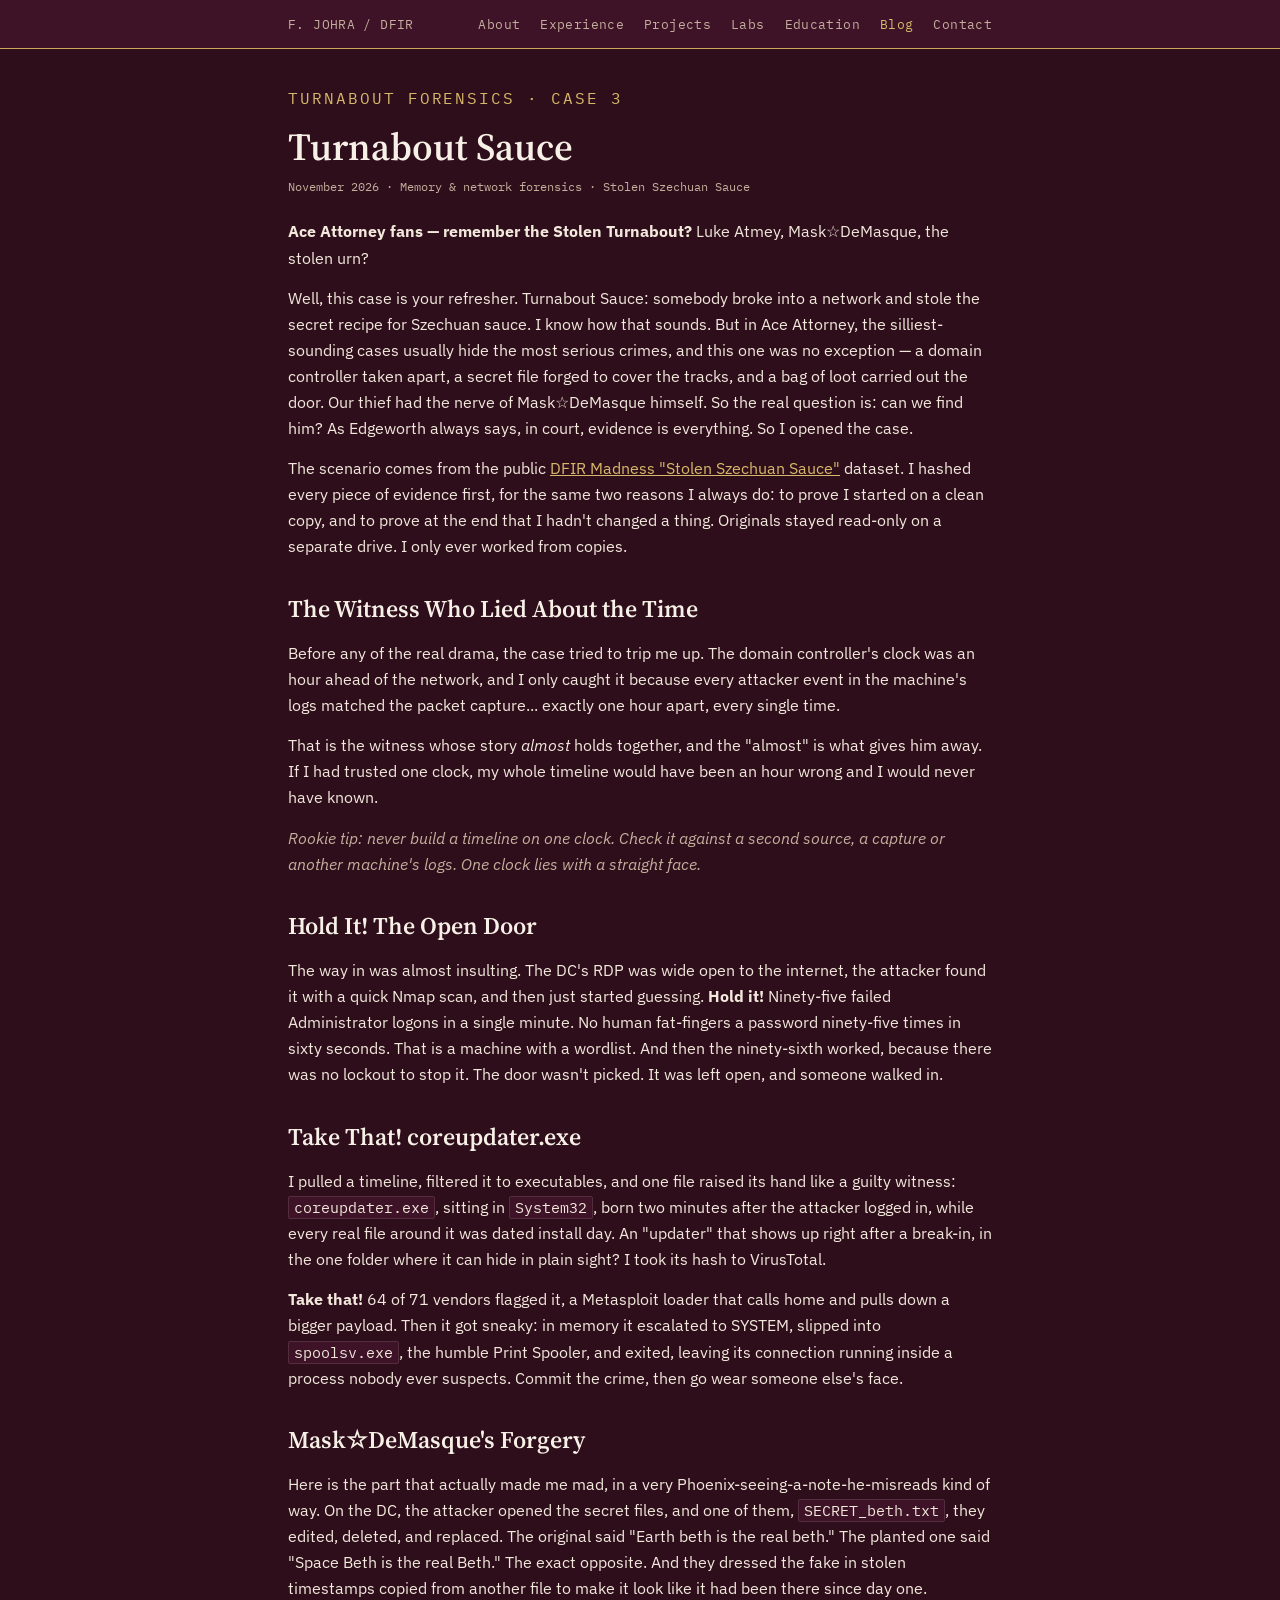
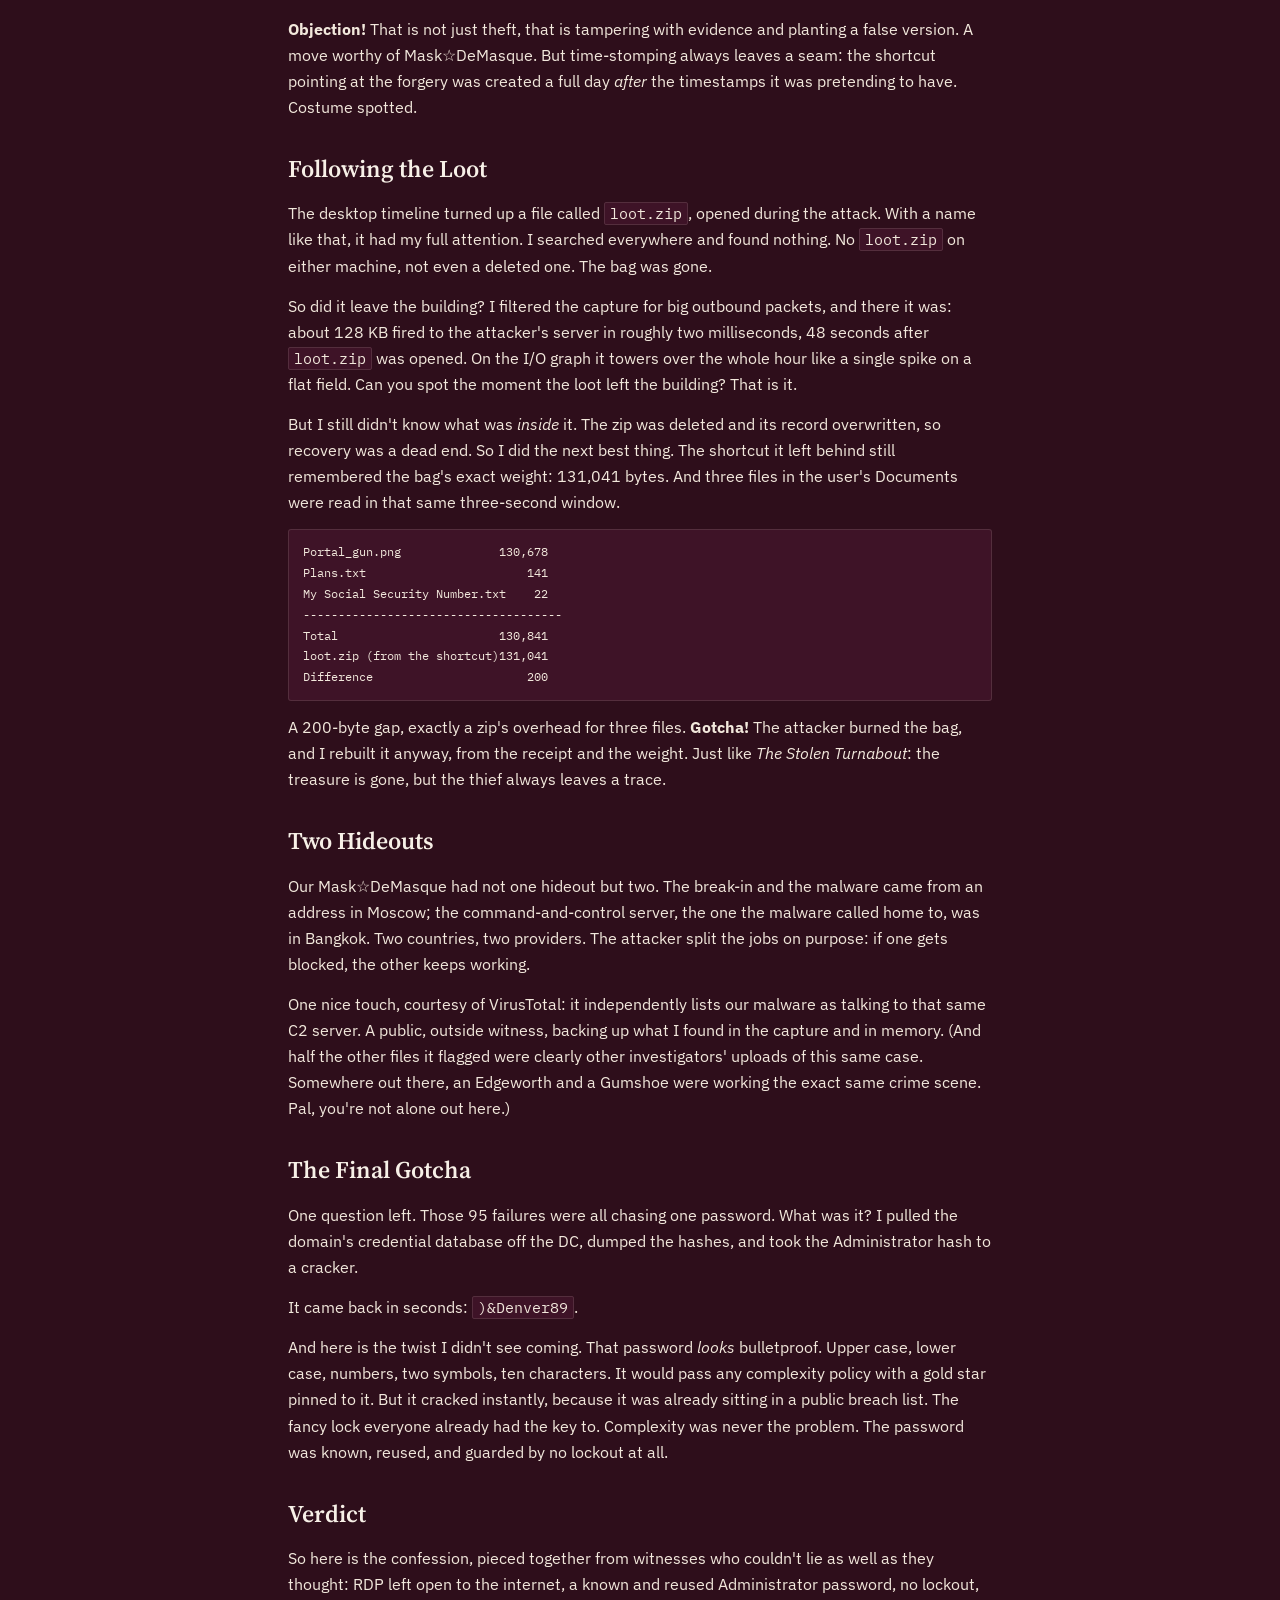
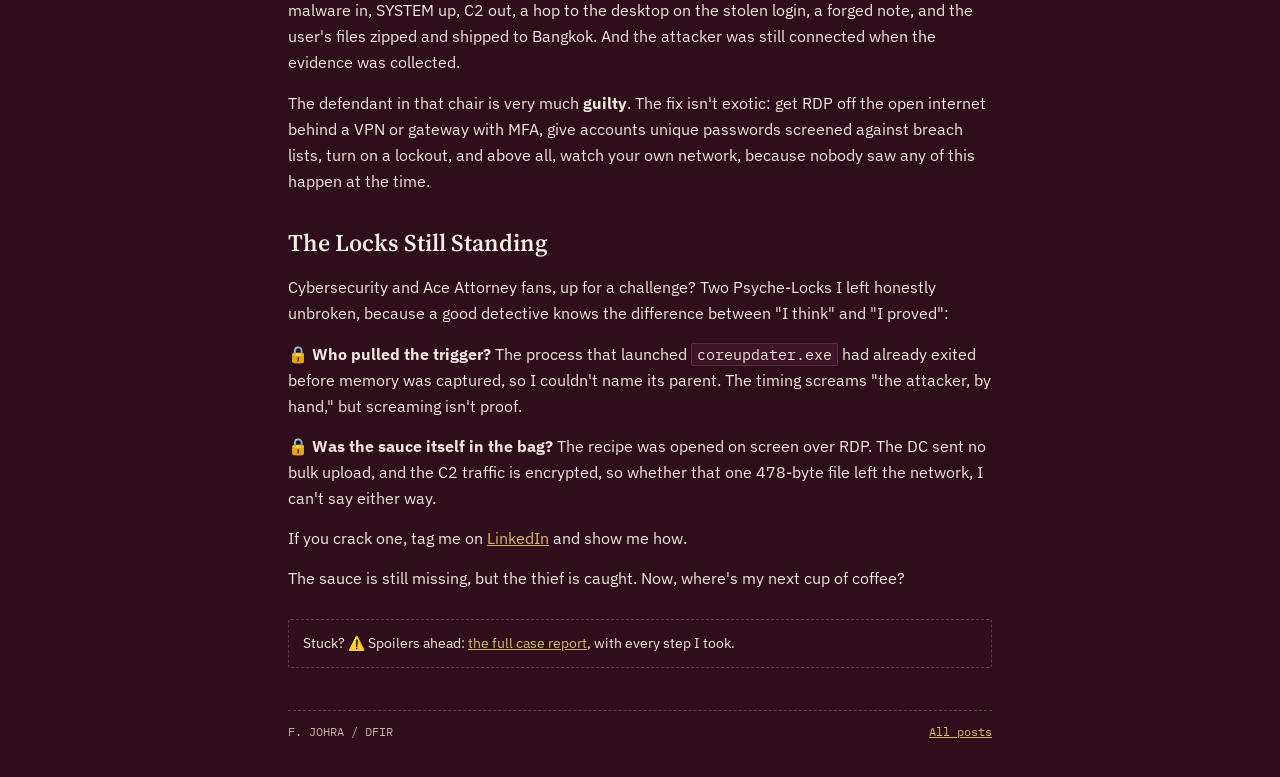
<file: blog/turnabout-sauce.html>
<!DOCTYPE html>
<html lang="en">
<head>
<meta charset="UTF-8">
<meta name="viewport" content="width=device-width, initial-scale=1.0">
<title>Turnabout Sauce - Turnabout Forensics</title>
<link rel="preconnect" href="https://fonts.googleapis.com">
<link href="https://fonts.googleapis.com/css2?family=Source+Serif+4:opsz,wght@8..60,400;8..60,600;8..60,700&family=IBM+Plex+Sans:wght@400;500;600&family=IBM+Plex+Mono:wght@400;500&display=swap" rel="stylesheet">
<link rel="stylesheet" href="../style.css">
<meta property="og:type" content="website">
<meta property="og:title" content="Turnabout Sauce | Turnabout Forensics">
<meta property="og:description" content="A domain controller breached over open RDP, a stolen recipe, and a deleted bag of loot. A full intrusion, Ace Attorney style.">
<meta property="og:url" content="https://ftj258.github.io/blog/turnabout-sauce.html">
<meta property="og:image" content="https://ftj258.github.io/blog/images/blog-banner.png?v=2">
</head>
<body>

<div class="topbar">
  <div class="topbar-inner">
    <span><a href="../index.html" style="color:inherit;text-decoration:none;">F. JOHRA / DFIR</a></span>
    <nav>
      <a href="../index.html#about">About</a>
      <a href="../index.html#experience">Experience</a>
      <a href="../index.html#projects">Projects</a>
      <a href="../labs.html">Labs</a>
      <a href="../index.html#education">Education</a>
      <a href="../blog/" aria-current="page" style="color:var(--accent-text);">Blog</a>
      <a href="../index.html#contact">Contact</a>
    </nav>
  </div>
</div>

<div class="wrap">
  <article class="post" style="padding-top:36px;">
    <p class="eyebrow"><a href="./" style="color:inherit;text-decoration:none;">Turnabout Forensics</a> &middot; Case 3</p>
    <h1>Turnabout Sauce</h1>
    <div class="post-meta">November 2026 &middot; Memory &amp; network forensics &middot; Stolen Szechuan Sauce</div>

    <p><strong>Ace Attorney fans — remember the Stolen Turnabout?</strong> Luke Atmey, Mask&#9734;DeMasque, the stolen urn?</p>
    <p>Well, this case is your refresher. Turnabout Sauce: somebody broke into a network and stole the secret recipe for Szechuan sauce. I know how that sounds. But in Ace Attorney, the silliest-sounding cases usually hide the most serious crimes, and this one was no exception &mdash; a domain controller taken apart, a secret file forged to cover the tracks, and a bag of loot carried out the door. Our thief had the nerve of Mask&#9734;DeMasque himself. So the real question is: can we find him? As Edgeworth always says, in court, evidence is everything. So I opened the case.</p>
    <p>The scenario comes from the public <a href="https://dfirmadness.com/the-stolen-szechuan-sauce/" target="_blank" rel="noopener">DFIR Madness "Stolen Szechuan Sauce"</a> dataset. I hashed every piece of evidence first, for the same two reasons I always do: to prove I started on a clean copy, and to prove at the end that I hadn't changed a thing. Originals stayed read-only on a separate drive. I only ever worked from copies.</p>

    <h2>The Witness Who Lied About the Time</h2>
    <p>Before any of the real drama, the case tried to trip me up. The domain controller's clock was an hour ahead of the network, and I only caught it because every attacker event in the machine's logs matched the packet capture... exactly one hour apart, every single time.</p>
    <p>That is the witness whose story <em>almost</em> holds together, and the "almost" is what gives him away. If I had trusted one clock, my whole timeline would have been an hour wrong and I would never have known.</p>
    <p class="aside"><em>Rookie tip: never build a timeline on one clock. Check it against a second source, a capture or another machine's logs. One clock lies with a straight face.</em></p>

    <h2>Hold It! The Open Door</h2>
    <p>The way in was almost insulting. The DC's RDP was wide open to the internet, the attacker found it with a quick Nmap scan, and then just started guessing. <strong>Hold it!</strong> Ninety-five failed Administrator logons in a single minute. No human fat-fingers a password ninety-five times in sixty seconds. That is a machine with a wordlist. And then the ninety-sixth worked, because there was no lockout to stop it. The door wasn't picked. It was left open, and someone walked in.</p>

    <h2>Take That! coreupdater.exe</h2>
    <p>I pulled a timeline, filtered it to executables, and one file raised its hand like a guilty witness: <code>coreupdater.exe</code>, sitting in <code>System32</code>, born two minutes after the attacker logged in, while every real file around it was dated install day. An "updater" that shows up right after a break-in, in the one folder where it can hide in plain sight? I took its hash to VirusTotal.</p>
    <p><strong>Take that!</strong> 64 of 71 vendors flagged it, a Metasploit loader that calls home and pulls down a bigger payload. Then it got sneaky: in memory it escalated to SYSTEM, slipped into <code>spoolsv.exe</code>, the humble Print Spooler, and exited, leaving its connection running inside a process nobody ever suspects. Commit the crime, then go wear someone else's face.</p>

    <h2>Mask&#9734;DeMasque's Forgery</h2>
    <p>Here is the part that actually made me mad, in a very Phoenix-seeing-a-note-he-misreads kind of way. On the DC, the attacker opened the secret files, and one of them, <code>SECRET_beth.txt</code>, they edited, deleted, and replaced. The original said "Earth beth is the real beth." The planted one said "Space Beth is the real Beth." The exact opposite. And they dressed the fake in stolen timestamps copied from another file to make it look like it had been there since day one.</p>
    <p><strong>Objection!</strong> That is not just theft, that is tampering with evidence and planting a false version. A move worthy of Mask&#9734;DeMasque. But time-stomping always leaves a seam: the shortcut pointing at the forgery was created a full day <em>after</em> the timestamps it was pretending to have. Costume spotted.</p>

    <h2>Following the Loot</h2>
    <p>The desktop timeline turned up a file called <code>loot.zip</code>, opened during the attack. With a name like that, it had my full attention. I searched everywhere and found nothing. No <code>loot.zip</code> on either machine, not even a deleted one. The bag was gone.</p>
    <p>So did it leave the building? I filtered the capture for big outbound packets, and there it was: about 128 KB fired to the attacker's server in roughly two milliseconds, 48 seconds after <code>loot.zip</code> was opened. On the I/O graph it towers over the whole hour like a single spike on a flat field. Can you spot the moment the loot left the building? That is it.</p>
    <p>But I still didn't know what was <em>inside</em> it. The zip was deleted and its record overwritten, so recovery was a dead end. So I did the next best thing. The shortcut it left behind still remembered the bag's exact weight: 131,041 bytes. And three files in the user's Documents were read in that same three-second window.</p>
    <pre><code>Portal_gun.png              130,678
Plans.txt                       141
My Social Security Number.txt    22
-------------------------------------
Total                       130,841
loot.zip (from the shortcut)131,041
Difference                      200</code></pre>
    <p>A 200-byte gap, exactly a zip's overhead for three files. <strong>Gotcha!</strong> The attacker burned the bag, and I rebuilt it anyway, from the receipt and the weight. Just like <em>The Stolen Turnabout</em>: the treasure is gone, but the thief always leaves a trace.</p>

    <h2>Two Hideouts</h2>
    <p>Our Mask&#9734;DeMasque had not one hideout but two. The break-in and the malware came from an address in Moscow; the command-and-control server, the one the malware called home to, was in Bangkok. Two countries, two providers. The attacker split the jobs on purpose: if one gets blocked, the other keeps working.</p>
    <p>One nice touch, courtesy of VirusTotal: it independently lists our malware as talking to that same C2 server. A public, outside witness, backing up what I found in the capture and in memory. (And half the other files it flagged were clearly other investigators' uploads of this same case. Somewhere out there, an Edgeworth and a Gumshoe were working the exact same crime scene. Pal, you're not alone out here.)</p>

    <h2>The Final Gotcha</h2>
    <p>One question left. Those 95 failures were all chasing one password. What was it? I pulled the domain's credential database off the DC, dumped the hashes, and took the Administrator hash to a cracker.</p>
    <p>It came back in seconds: <code>)&amp;Denver89</code>.</p>
    <p>And here is the twist I didn't see coming. That password <em>looks</em> bulletproof. Upper case, lower case, numbers, two symbols, ten characters. It would pass any complexity policy with a gold star pinned to it. But it cracked instantly, because it was already sitting in a public breach list. The fancy lock everyone already had the key to. Complexity was never the problem. The password was known, reused, and guarded by no lockout at all.</p>

    <h2>Verdict</h2>
    <p>So here is the confession, pieced together from witnesses who couldn't lie as well as they thought: RDP left open to the internet, a known and reused Administrator password, no lockout, malware in, SYSTEM up, C2 out, a hop to the desktop on the stolen login, a forged note, and the user's files zipped and shipped to Bangkok. And the attacker was still connected when the evidence was collected.</p>
    <p>The defendant in that chair is very much <strong>guilty</strong>. The fix isn't exotic: get RDP off the open internet behind a VPN or gateway with MFA, give accounts unique passwords screened against breach lists, turn on a lockout, and above all, watch your own network, because nobody saw any of this happen at the time.</p>

    <h2>The Locks Still Standing</h2>
    <p>Cybersecurity and Ace Attorney fans, up for a challenge? Two Psyche-Locks I left honestly unbroken, because a good detective knows the difference between "I think" and "I proved":</p>
    <p>&#128274; <strong>Who pulled the trigger?</strong> The process that launched <code>coreupdater.exe</code> had already exited before memory was captured, so I couldn't name its parent. The timing screams "the attacker, by hand," but screaming isn't proof.</p>
    <p>&#128274; <strong>Was the sauce itself in the bag?</strong> The recipe was opened on screen over RDP. The DC sent no bulk upload, and the C2 traffic is encrypted, so whether that one 478-byte file left the network, I can't say either way.</p>
    <p>If you crack one, tag me on <a href="https://linkedin.com/in/fjohra" target="_blank" rel="noopener">LinkedIn</a> and show me how.</p>
    <p>The sauce is still missing, but the thief is caught. Now, where's my next cup of coffee?</p>

    <div class="spoiler">Stuck? &#9888;&#65039; Spoilers ahead: <a href="https://github.com/ftj258/dfir-home-labs/tree/main/03-incident-response/turnabout-sauce" target="_blank" rel="noopener">the full case report</a>, with every step I took.</div>
  </article>

  <footer>
    <div class="footer-stamp">
      <span>F. JOHRA / DFIR</span>
      <a href="./">All posts</a>
    </div>
  </footer>
</div>
</body>
</html>
</file>
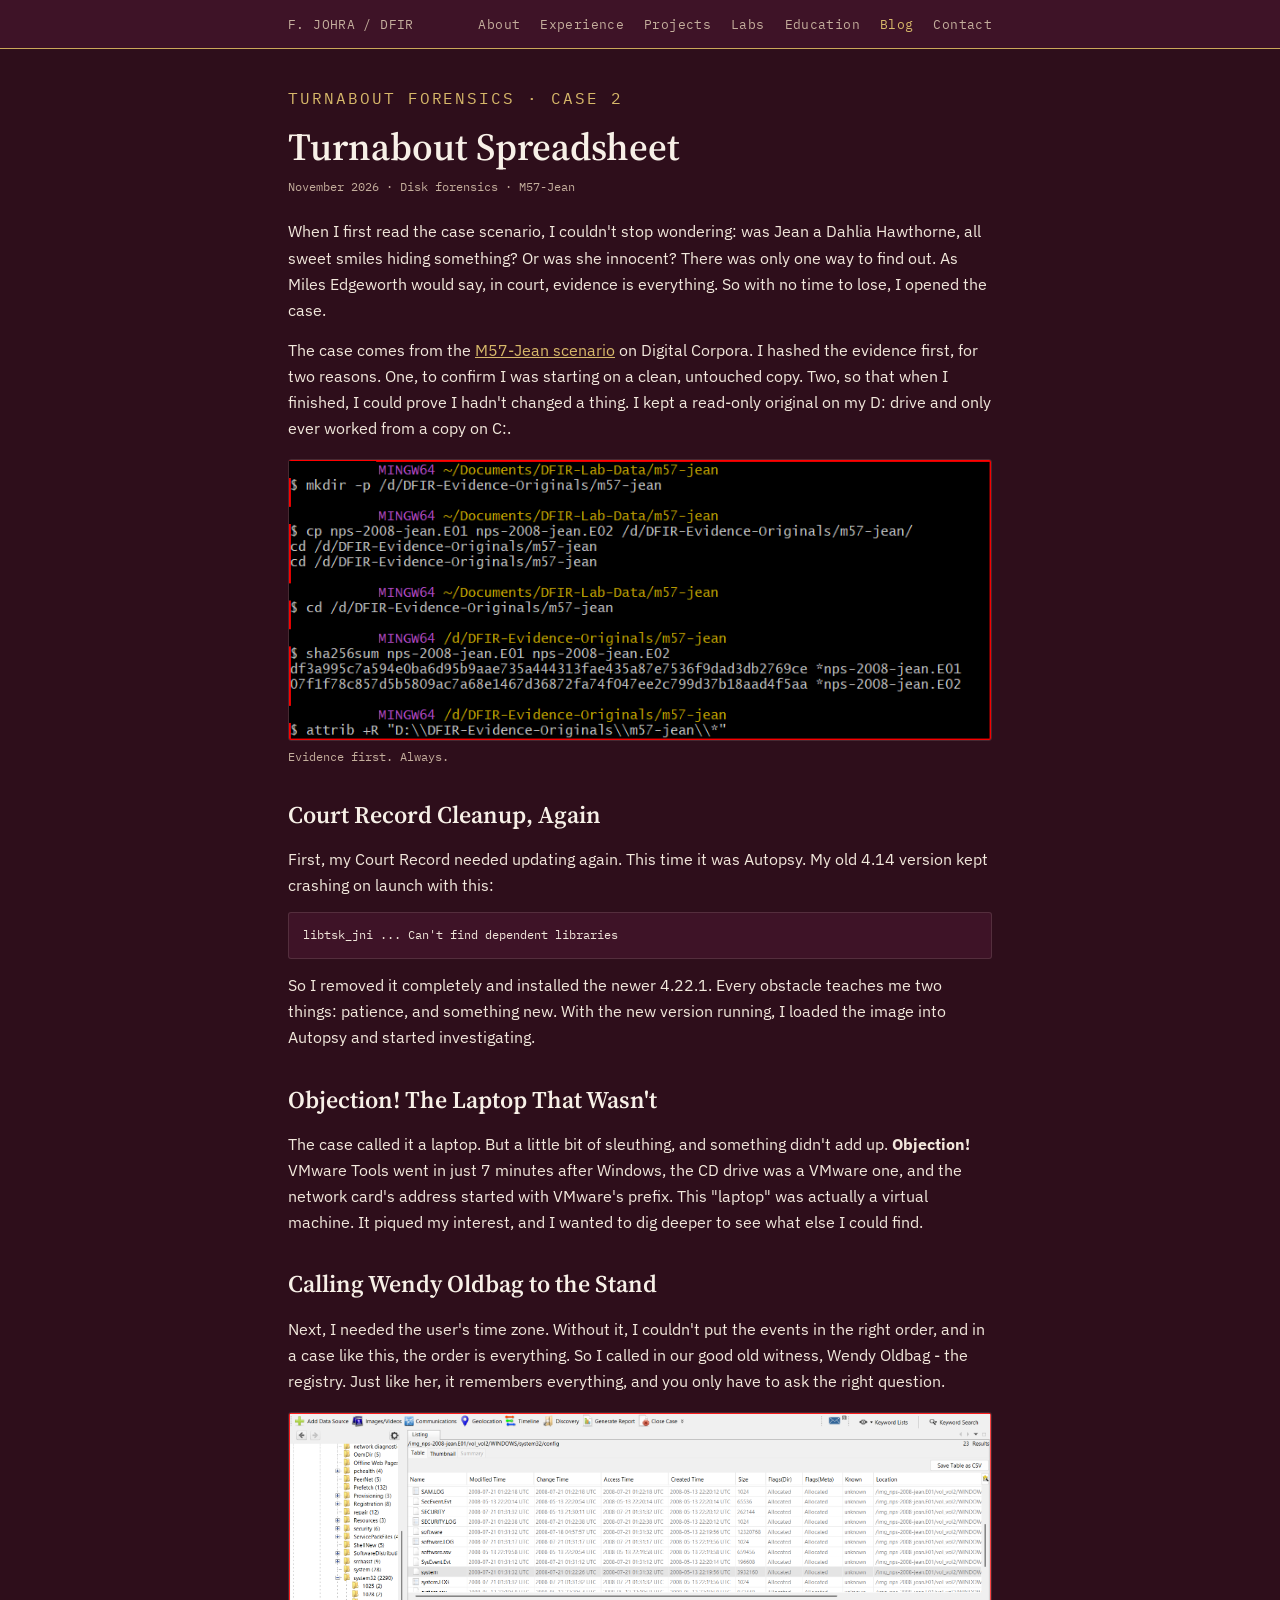
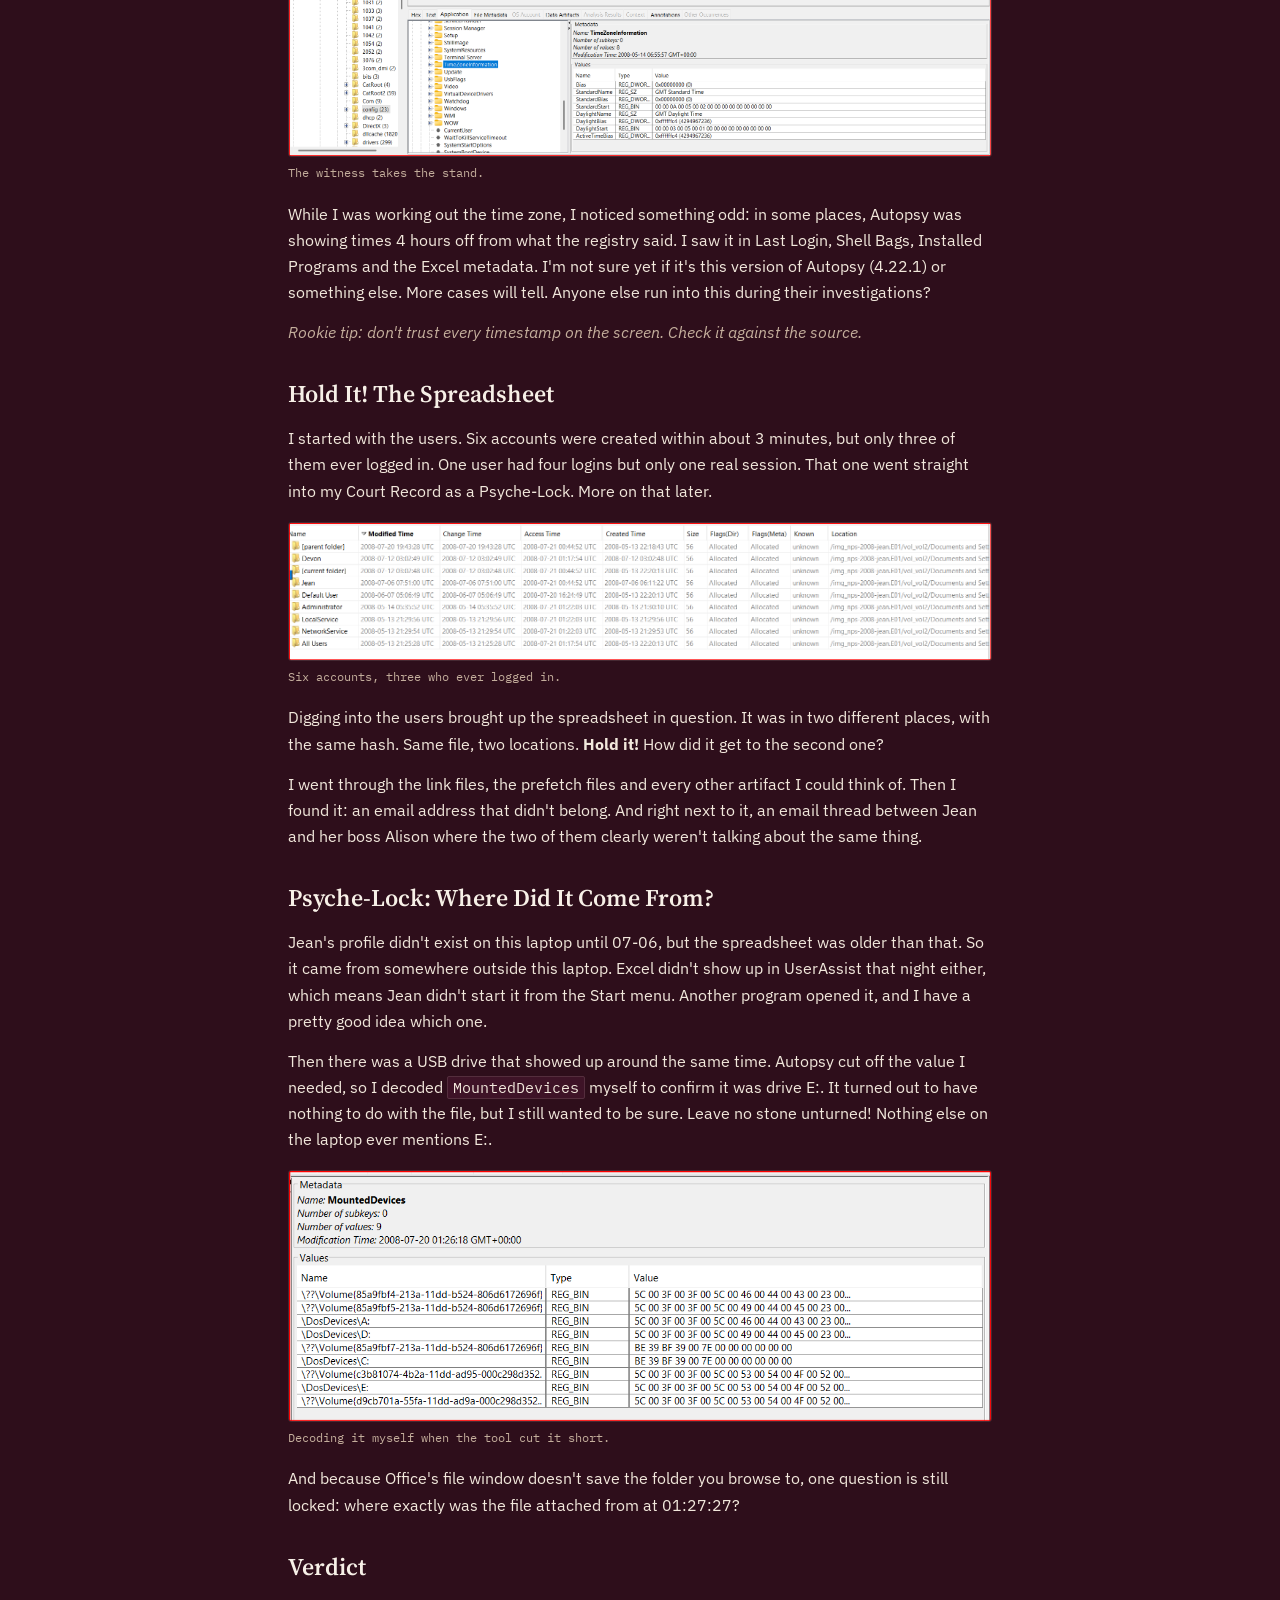
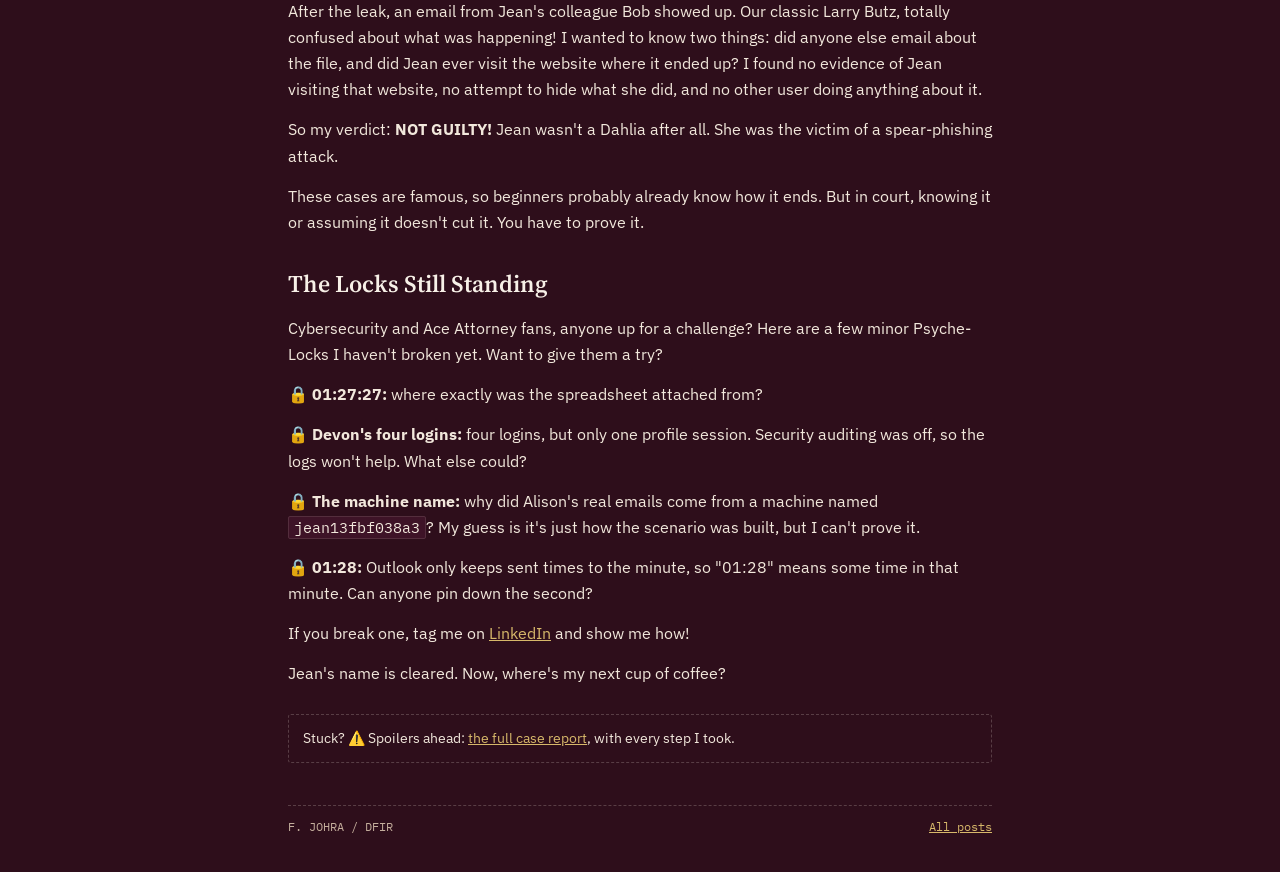
<file: blog/turnabout-spreadsheet.html>
<!DOCTYPE html>
<html lang="en">
<head>
<meta charset="UTF-8">
<meta name="viewport" content="width=device-width, initial-scale=1.0">
<title>Turnabout Spreadsheet - Turnabout Forensics</title>
<link rel="preconnect" href="https://fonts.googleapis.com">
<link href="https://fonts.googleapis.com/css2?family=Source+Serif+4:opsz,wght@8..60,400;8..60,600;8..60,700&family=IBM+Plex+Sans:wght@400;500;600&family=IBM+Plex+Mono:wght@400;500&display=swap" rel="stylesheet">
<link rel="stylesheet" href="../style.css">
<meta property="og:type" content="website">
<meta property="og:title" content="Turnabout Spreadsheet | Turnabout Forensics">
<meta property="og:description" content="Was Jean guilty, or just tricked? A disk forensics case, Ace Attorney style.">
<meta property="og:url" content="https://ftj258.github.io/blog/turnabout-spreadsheet.html">
<meta property="og:image" content="https://ftj258.github.io/blog/images/blog-banner.png?v=2">
</head>
<body>

<div class="topbar">
  <div class="topbar-inner">
    <span><a href="../index.html" style="color:inherit;text-decoration:none;">F. JOHRA / DFIR</a></span>
    <nav>
      <a href="../index.html#about">About</a>
      <a href="../index.html#experience">Experience</a>
      <a href="../index.html#projects">Projects</a>
      <a href="../labs.html">Labs</a>
      <a href="../index.html#education">Education</a>
      <a href="../blog/" aria-current="page" style="color:var(--accent-text);">Blog</a>
      <a href="../index.html#contact">Contact</a>
    </nav>
  </div>
</div>

<div class="wrap">
  <article class="post" style="padding-top:36px;">
    <p class="eyebrow"><a href="./" style="color:inherit;text-decoration:none;">Turnabout Forensics</a> &middot; Case 2</p>
    <h1>Turnabout Spreadsheet</h1>
    <div class="post-meta">November 2026 &middot; Disk forensics &middot; M57-Jean</div>

    <p>When I first read the case scenario, I couldn't stop wondering: was Jean a Dahlia Hawthorne, all sweet smiles hiding something? Or was she innocent? There was only one way to find out. As Miles Edgeworth would say, in court, evidence is everything. So with no time to lose, I opened the case.</p>
    <p>The case comes from the <a href="https://digitalcorpora.org/corpora/scenarios/m57-jean/" target="_blank" rel="noopener">M57-Jean scenario</a> on Digital Corpora. I hashed the evidence first, for two reasons. One, to confirm I was starting on a clean, untouched copy. Two, so that when I finished, I could prove I hadn't changed a thing. I kept a read-only original on my D: drive and only ever worked from a copy on C:.</p>
    <figure>
      <img src="images/turnabout-spreadsheet-original-verified.png" alt="Hash check of the read-only original evidence copy">
      <figcaption>Evidence first. Always.</figcaption>
    </figure>

    <h2>Court Record Cleanup, Again</h2>
    <p>First, my Court Record needed updating again. This time it was Autopsy. My old 4.14 version kept crashing on launch with this:</p>
    <pre><code>libtsk_jni ... Can't find dependent libraries</code></pre>
    <p>So I removed it completely and installed the newer 4.22.1. Every obstacle teaches me two things: patience, and something new. With the new version running, I loaded the image into Autopsy and started investigating.</p>

    <h2>Objection! The Laptop That Wasn't</h2>
    <p>The case called it a laptop. But a little bit of sleuthing, and something didn't add up. <strong>Objection!</strong> VMware Tools went in just 7 minutes after Windows, the CD drive was a VMware one, and the network card's address started with VMware's prefix. This "laptop" was actually a virtual machine. It piqued my interest, and I wanted to dig deeper to see what else I could find.</p>

    <h2>Calling Wendy Oldbag to the Stand</h2>
    <p>Next, I needed the user's time zone. Without it, I couldn't put the events in the right order, and in a case like this, the order is everything. So I called in our good old witness, Wendy Oldbag - the registry. Just like her, it remembers everything, and you only have to ask the right question.</p>
    <figure>
      <img src="images/turnabout-spreadsheet-time-zone.png" alt="Time zone settings from the registry">
      <figcaption>The witness takes the stand.</figcaption>
    </figure>

    <p>While I was working out the time zone, I noticed something odd: in some places, Autopsy was showing times 4 hours off from what the registry said. I saw it in Last Login, Shell Bags, Installed Programs and the Excel metadata. I'm not sure yet if it's this version of Autopsy (4.22.1) or something else. More cases will tell. Anyone else run into this during their investigations?</p>
    <p class="aside"><em>Rookie tip: don't trust every timestamp on the screen. Check it against the source.</em></p>

    <h2>Hold It! The Spreadsheet</h2>
    <p>I started with the users. Six accounts were created within about 3 minutes, but only three of them ever logged in. One user had four logins but only one real session. That one went straight into my Court Record as a Psyche-Lock. More on that later.</p>
    <figure>
      <img src="images/turnabout-spreadsheet-user-profiles.png" alt="User profiles found on the disk image">
      <figcaption>Six accounts, three who ever logged in.</figcaption>
    </figure>

    <p>Digging into the users brought up the spreadsheet in question. It was in two different places, with the same hash. Same file, two locations. <strong>Hold it!</strong> How did it get to the second one?</p>
    <p>I went through the link files, the prefetch files and every other artifact I could think of. Then I found it: an email address that didn't belong. And right next to it, an email thread between Jean and her boss Alison where the two of them clearly weren't talking about the same thing.</p>

    <h2>Psyche-Lock: Where Did It Come From?</h2>
    <p>Jean's profile didn't exist on this laptop until 07-06, but the spreadsheet was older than that. So it came from somewhere outside this laptop. Excel didn't show up in UserAssist that night either, which means Jean didn't start it from the Start menu. Another program opened it, and I have a pretty good idea which one.</p>
    <p>Then there was a USB drive that showed up around the same time. Autopsy cut off the value I needed, so I decoded <code>MountedDevices</code> myself to confirm it was drive E:. It turned out to have nothing to do with the file, but I still wanted to be sure. Leave no stone unturned! Nothing else on the laptop ever mentions E:.</p>
    <figure>
      <img src="images/turnabout-spreadsheet-mounteddevices.png" alt="Decoded MountedDevices registry value">
      <figcaption>Decoding it myself when the tool cut it short.</figcaption>
    </figure>

    <p>And because Office's file window doesn't save the folder you browse to, one question is still locked: where exactly was the file attached from at 01:27:27?</p>

    <h2>Verdict</h2>
    <p>After the leak, an email from Jean's colleague Bob showed up. Our classic Larry Butz, totally confused about what was happening! I wanted to know two things: did anyone else email about the file, and did Jean ever visit the website where it ended up? I found no evidence of Jean visiting that website, no attempt to hide what she did, and no other user doing anything about it.</p>
    <p>So my verdict: <strong>NOT GUILTY!</strong> Jean wasn't a Dahlia after all. She was the victim of a spear-phishing attack.</p>
    <p>These cases are famous, so beginners probably already know how it ends. But in court, knowing it or assuming it doesn't cut it. You have to prove it.</p>

    <h2>The Locks Still Standing</h2>
    <p>Cybersecurity and Ace Attorney fans, anyone up for a challenge? Here are a few minor Psyche-Locks I haven't broken yet. Want to give them a try?</p>
    <p>&#128274; <strong>01:27:27:</strong> where exactly was the spreadsheet attached from?</p>
    <p>&#128274; <strong>Devon's four logins:</strong> four logins, but only one profile session. Security auditing was off, so the logs won't help. What else could?</p>
    <p>&#128274; <strong>The machine name:</strong> why did Alison's real emails come from a machine named <code>jean13fbf038a3</code>? My guess is it's just how the scenario was built, but I can't prove it.</p>
    <p>&#128274; <strong>01:28:</strong> Outlook only keeps sent times to the minute, so "01:28" means some time in that minute. Can anyone pin down the second?</p>
    <p>If you break one, tag me on <a href="https://linkedin.com/in/fjohra" target="_blank" rel="noopener">LinkedIn</a> and show me how!</p>
    <p>Jean's name is cleared. Now, where's my next cup of coffee?</p>

    <div class="spoiler">Stuck? &#9888;&#65039; Spoilers ahead: <a href="https://github.com/ftj258/dfir-home-labs/tree/main/02-disk-timeline-analysis/turnabout-spreadsheet" target="_blank" rel="noopener">the full case report</a>, with every step I took.</div>
  </article>

  <footer>
    <div class="footer-stamp">
      <span>F. JOHRA / DFIR</span>
      <a href="./">All posts</a>
    </div>
  </footer>
</div>
</body>
</html>
</file>
<file: style.css>
:root{
  --bg: #2E0E1B;
  --paper: #3E1327;
  --ink: #F2E8DC;
  --ink-soft: #C4AE9C;
  --navy: #F7F0E7;
  --navy-soft: #E8DCCE;
  --line: rgba(242,232,220,0.12);
  --line-strong: rgba(242,232,220,0.22);
  --accent: #CBA85A;
  --accent-text: #D7B86A;
  --accent-soft: rgba(203,168,90,0.14);
  --active: #86BE9A;
  --active-soft: rgba(134,190,154,0.16);
  --closed: #BBAA8C;
  --closed-soft: rgba(187,170,140,0.16);
  --serif: 'Source Serif 4', Georgia, serif;
  --sans: 'IBM Plex Sans', -apple-system, sans-serif;
  --mono: 'IBM Plex Mono', 'Courier New', monospace;
}

* { box-sizing: border-box; }
html { scroll-behavior: smooth; }

body{
  margin: 0;
  background: var(--bg);
  color: var(--ink);
  font-family: var(--sans);
  line-height: 1.6;
  -webkit-font-smoothing: antialiased;
}

a { color: var(--accent-text); }
a:focus-visible, button:focus-visible { outline: 2px solid var(--accent); outline-offset: 3px; }

.wrap{ max-width: 760px; margin: 0 auto; padding: 0 28px; }

/* ---------- Top bar ---------- */
.topbar{
  border-bottom: 1px solid var(--accent);
  background: var(--paper);
  position: sticky; top: 0; z-index: 20;
}
.topbar-inner{
  max-width: 760px; margin: 0 auto; padding: 14px 28px;
  display: flex; justify-content: space-between; align-items: center;
  font-family: var(--mono); font-size: 12.5px; letter-spacing: .03em;
  color: var(--ink-soft);
}
.topbar-inner nav{ display: flex; gap: 20px; }
.topbar-inner nav a{ color: var(--ink-soft); text-decoration: none; }
.topbar-inner nav a:hover{ color: var(--accent-text); text-decoration: underline; }

/* ---------- Hero ---------- */
.hero{ padding: 36px 0 24px; }
.banner-img{
  width: 100%; max-width: 100%; height: auto; display: block;
  border-radius: 5px; margin-bottom: 16px;
  border: 1px solid var(--accent);
  box-shadow: 0 0 0 1px rgba(0,0,0,0.35), 0 10px 30px rgba(0,0,0,0.45);
}
.hero .stamp{
  display: inline-block; font-family: var(--mono); font-size: 11.5px;
  letter-spacing: .08em; color: var(--accent-text); border: 1px solid var(--accent);
  padding: 3px 9px; border-radius: 2px; margin-bottom: 14px; text-transform: uppercase;
}
.hero h1{
  font-family: var(--serif); font-weight: 600; font-size: clamp(2.1rem, 5vw, 2.9rem);
  line-height: 1.12; margin: 0 0 12px; color: var(--navy);
}
.name-rule{ width: 90px; height: 2px; background: var(--accent); margin-bottom: 16px; }
.hero .role-line{
  font-family: var(--mono); font-size: 13.5px; color: var(--accent-text);
  letter-spacing: .12em; text-transform: uppercase; margin-bottom: 14px;
}
.hero p.lede{
  font-size: 1.08rem; max-width: 58ch; color: var(--ink); margin: 0 0 14px;
}
.meta-row{
  display: flex; flex-wrap: wrap; gap: 8px 10px; font-family: var(--mono); font-size: 12px;
  color: var(--ink-soft); margin-bottom: 16px;
}
.meta-row span{
  border: 1px solid var(--line-strong); padding: 3px 8px; border-radius: 2px; background: var(--paper);
}
.contact-row{ display: flex; flex-wrap: wrap; gap: 4px 18px; font-size: 14.5px; }
.contact-row a{ text-decoration: none; border-bottom: 1px solid var(--line-strong); }
.contact-row a:hover{ border-color: var(--accent); }

/* ---------- Section scaffolding ---------- */
section{ padding: 12px 0; }
section:first-of-type{ border-top: none; }
.eyebrow{
  font-family: var(--mono); font-size: 11.5px; letter-spacing: .12em; text-transform: uppercase;
  color: var(--accent-text); margin: 0 0 8px;
}
h2{
  font-family: var(--serif); font-weight: 600; font-size: 1.5rem; color: var(--navy);
  margin: 0 0 12px;
}

/* ---------- Focus tags ---------- */
.tag-row{ display: flex; flex-wrap: wrap; gap: 9px; }
.tag{
  font-family: var(--mono); font-size: 12.5px; color: var(--navy);
  background: var(--paper); border: 1px solid var(--line-strong);
  padding: 5px 11px; border-radius: 2px;
}

/* ---------- About cards ---------- */
.card-grid{ display: grid; grid-template-columns: repeat(3, 1fr); gap: 12px; margin-top: 14px; }
.card{
  background: var(--paper); border: 1px solid var(--line); border-radius: 3px;
  padding: 13px 14px 15px;
}
.card .card-title{ font-weight: 600; font-size: 14.5px; color: var(--navy); margin-bottom: 5px; }
.card p{ font-size: 13.5px; color: var(--ink-soft); margin: 0; }

/* ---------- Case files (experience) ---------- */
.case{
  background: var(--paper); border: 1px solid var(--line); border-radius: 3px;
  margin-bottom: 12px; overflow: hidden;
}
.case-head{
  display: flex; justify-content: flex-end; align-items: center; flex-wrap: wrap; gap: 8px;
  padding: 10px 16px; border-bottom: 1px solid var(--line); background: rgba(255,255,255,0.03);
}
.case-id{ font-family: var(--mono); font-size: 12px; color: var(--ink-soft); }
.status{
  font-family: var(--mono); font-size: 11px; letter-spacing: .06em; text-transform: uppercase;
  padding: 3px 9px; border-radius: 2px;
}
.status.active{ background: var(--active-soft); color: var(--active); }
.status.closed{ background: var(--closed-soft); color: var(--closed); }
.case-body{ padding: 14px 16px 16px; }
.case-role{ font-weight: 600; font-size: 16px; margin: 0 0 2px; }
.case-org{ font-size: 13.5px; color: var(--ink-soft); margin: 0 0 9px; }
.case-body ul{ margin: 0; padding-left: 18px; }
.case-body li{ font-size: 14px; margin-bottom: 5px; color: var(--ink); }
.case-body li:last-child{ margin-bottom: 0; }

/* ---------- Projects ---------- */
.project{
  display: flex; gap: 14px; padding: 10px 0; border-bottom: 1px solid var(--line);
}
.project:last-child{ border-bottom: none; }
.project .dot{
  flex: none; width: 8px; height: 8px; border-radius: 50%; background: var(--accent);
  margin-top: 8px;
}
.project h3{ font-size: 15px; margin: 0 0 3px; font-weight: 600; }
.project p{ margin: 0; font-size: 13.5px; color: var(--ink-soft); }
.project-link{
  display: inline-block; margin-top: 6px; font-family: var(--mono); font-size: 12px;
  color: var(--accent-text); text-decoration: none; border-bottom: 1px solid transparent;
}
.project-link:hover{ border-bottom-color: var(--accent-text); }

/* ---------- Education / certs ---------- */
.edu-grid{ display: grid; grid-template-columns: 1fr 1fr; gap: 20px; }
.edu-grid h3{ font-size: 13px; text-transform: uppercase; letter-spacing: .08em; color: var(--ink-soft); margin: 0 0 8px; font-family: var(--mono); font-weight: 500;}
.edu-item{ margin-bottom: 9px; font-size: 14px; }
.edu-item .deg{ font-weight: 600; }
.edu-item .where{ color: var(--ink-soft); font-size: 13px; }
.pill-status{
  font-family: var(--mono); font-size: 10.5px; text-transform: uppercase; letter-spacing: .05em;
  color: var(--accent-text); border: 1px solid var(--accent); border-radius: 2px; padding: 1px 6px;
  margin-left: 6px; vertical-align: 1px;
}

/* ---------- Contact / footer ---------- */
footer{ padding: 24px 0 36px; }
footer p{ font-size: 15px; max-width: 52ch; }
.footer-stamp{
  margin-top: 18px; padding-top: 12px; border-top: 1px dashed var(--line-strong);
  font-family: var(--mono); font-size: 11.5px; color: var(--ink-soft);
  display: flex; justify-content: space-between; flex-wrap: wrap; gap: 6px;
}

/* ---------- Reveal on scroll ---------- */
.reveal{ opacity: 0; transform: translateY(10px); transition: opacity .5s ease, transform .5s ease; }
.reveal.in{ opacity: 1; transform: translateY(0); }
@media (prefers-reduced-motion: reduce){
  .reveal{ opacity: 1; transform: none; transition: none; }
  html{ scroll-behavior: auto; }
}

/* ---------- Responsive ---------- */
@media (max-width: 640px){
  .card-grid{ grid-template-columns: 1fr; }
  .edu-grid{ grid-template-columns: 1fr; }
  .topbar-inner nav{ gap: 12px; }
  .topbar-inner nav a:nth-child(2), .topbar-inner nav a:nth-child(5), .topbar-inner nav a:nth-child(7){ display:none; }
}

/* ---------- Labs and blog lists ---------- */
.case-links{ display:flex; flex-wrap:wrap; gap:4px 18px; }
.post-card{ display:block; text-decoration:none; color:inherit; background:var(--paper); border:1px solid var(--line); border-radius:3px; padding:14px 16px; margin-bottom:12px; }
.post-card:hover{ border-color:var(--accent-text); }
.post-card .post-date{ font-family:var(--mono); font-size:11.5px; color:var(--accent-text); }
.post-card .post-title{ font-family:var(--serif); font-size:1.2rem; font-weight:600; color:var(--navy); margin:2px 0; }
.post-card .post-teaser{ font-size:14px; color:var(--ink-soft); font-style:italic; }

/* ---------- Blog post ---------- */
.post h1{ font-family:var(--serif); font-weight:600; font-size:clamp(1.9rem,4.5vw,2.4rem); line-height:1.15; margin:0 0 8px; color:var(--navy); }
.post .post-meta{ font-family:var(--mono); font-size:12px; color:var(--ink-soft); margin-bottom:22px; }
.post h2{ margin-top:30px; }
.post p{ font-size:1.02rem; margin:0 0 14px; }
.post .aside{ color:var(--ink-soft); }
.post code{ font-family:var(--mono); font-size:.9em; background:var(--paper); border:1px solid var(--line); padding:1px 5px; border-radius:2px; }
.post pre{ background:var(--paper); border:1px solid var(--line); padding:12px 14px; overflow-x:auto; border-radius:3px; font-family:var(--mono); font-size:13px; }
.post pre code{ border:none; padding:0; background:none; }
.post figure{ margin:18px 0; }
.post figure img{ width:100%; height:auto; display:block; border:1px solid var(--line); border-radius:3px; }
.post figcaption{ font-family:var(--mono); font-size:12px; color:var(--ink-soft); margin-top:6px; }
.spoiler{ margin-top:28px; padding:12px 14px; border:1px dashed var(--line-strong); border-radius:3px; font-size:14px; }
.project .post-date{ font-family:var(--mono); font-size:11.5px; color:var(--accent-text); margin-top:4px; }
</file>
